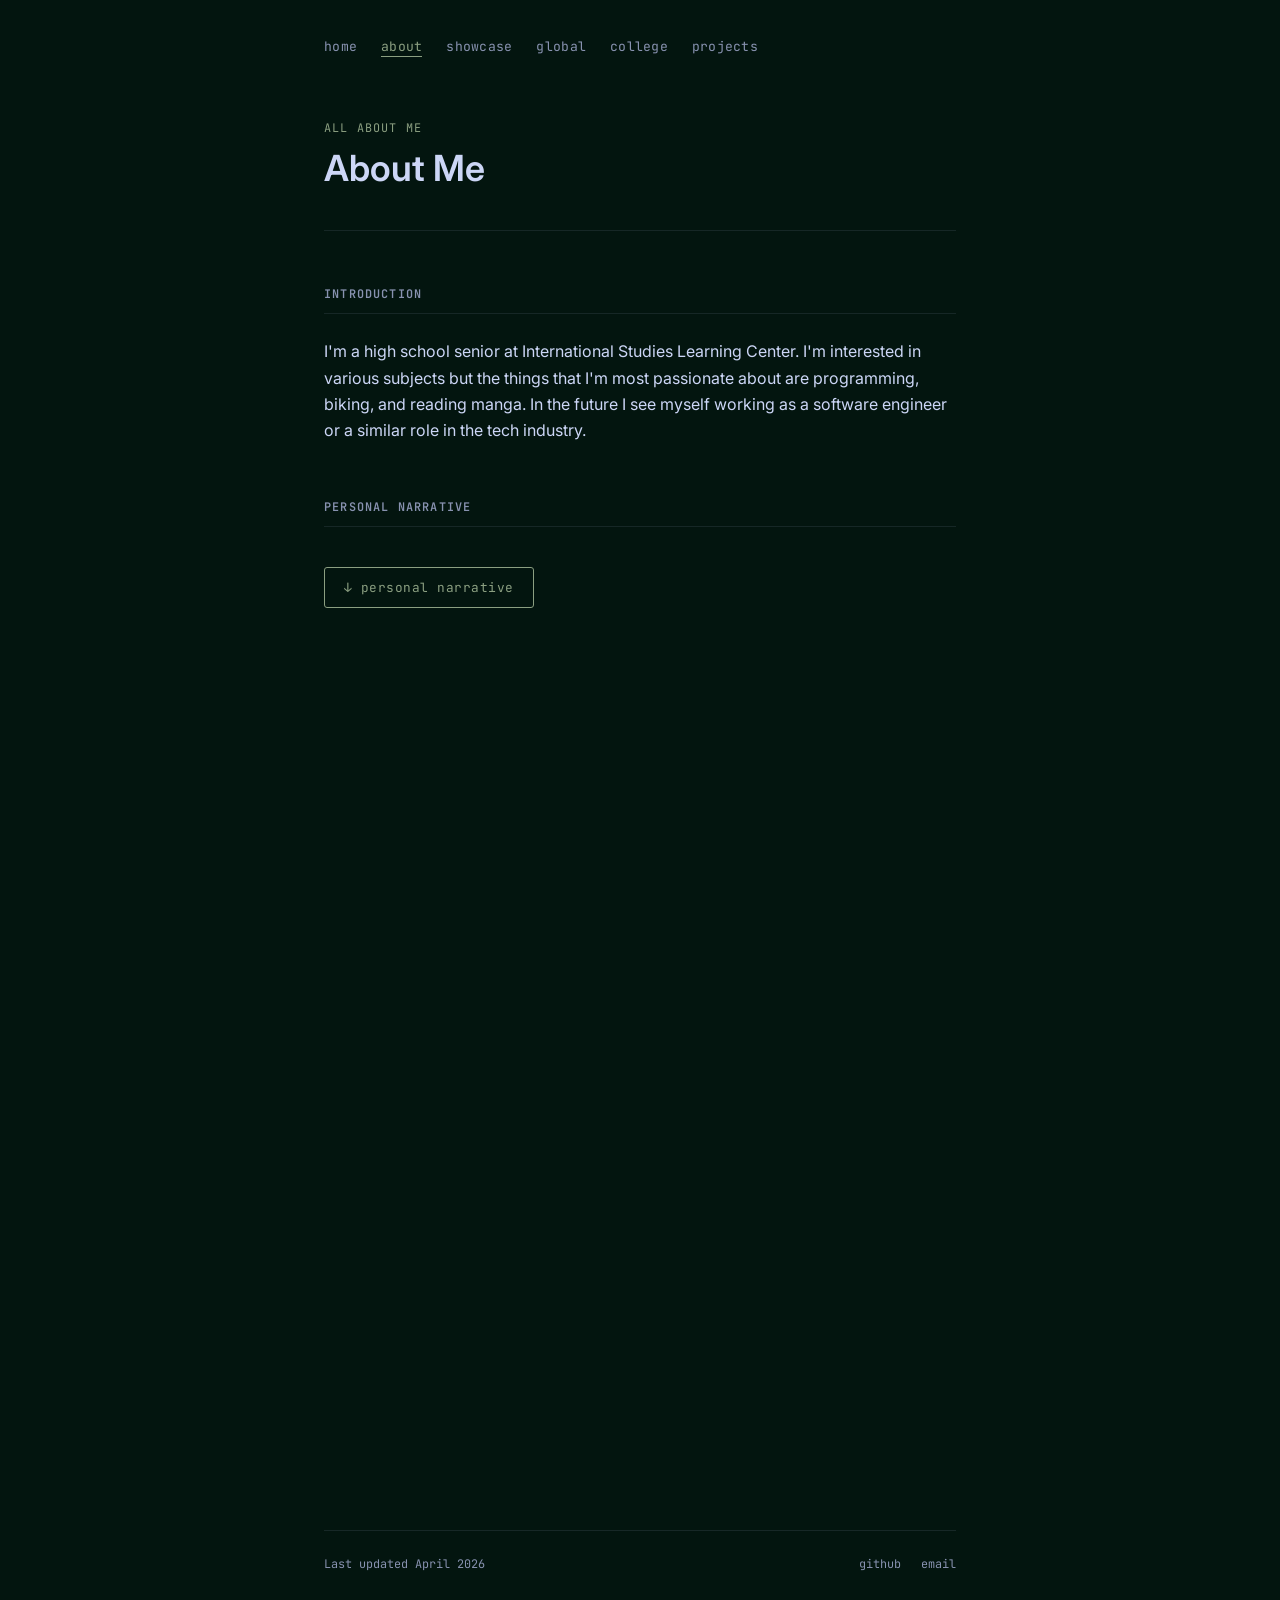
<file: about.html>
<!DOCTYPE html>
<html lang="en">
<head>
  <meta charset="UTF-8">
  <meta name="viewport" content="width=device-width, initial-scale=1.0">
  <title>About — Digital Portfolio</title>

  <link rel="preconnect" href="https://fonts.googleapis.com">
  <link rel="preconnect" href="https://fonts.gstatic.com" crossorigin>
  <link href="https://fonts.googleapis.com/css2?family=Inter:wght@400;500;600;700&family=JetBrains+Mono:wght@400;500&display=swap" rel="stylesheet">

  <link rel="stylesheet" href="styles.css">
</head>
<body>

  <header>
    <div class="container">
      <nav class="site-nav" aria-label="Main navigation">
        <ul>
          <li><a href="index.html">home</a></li>
          <li><a href="about.html" class="active">about</a></li>
          <li><a href="showcase.html">showcase</a></li>
          <li><a href="global.html">global</a></li>
          <li><a href="college.html">college</a></li>
          <li><a href="projects.html">projects</a></li>
        </ul>
      </nav>
    </div>
  </header>

  <main>

    <section class="container">
      <div class="page-header">
        <span class="page-label scramble">All About Me</span>
        <h1>About Me</h1>
        <p class="page-subtitle">
        </p>  
      </div>
    </section>

    <section class="container content-section">
      <h2 class="section-title">Introduction</h2>
      <p>
        I'm a high school senior at International Studies Learning Center. I'm interested in various subjects but the things that I'm most passionate about are programming, biking, and reading manga. In the future I see myself working as a software engineer or a similar role in the tech industry.
      </p>
      <p>
      </p>
      <p>
      </p>
    </section>

    <section class="container content-section">
      <h2 class="section-title">Personal Narrative</h2>
      
      <a href="docs/personal-narrative.pdf" class="download-btn" target="_blank" rel="noopener">
        personal narrative
      </a>
    </section>

    <div class="container-wide "style="max-width: 850px; margin-top: 2rem;"">
      <div class="iframe-wrapper">
        <iframe src="https://docs.google.com/document/d/e/2PACX-1vQqktL0LnOr60TrsatmDZRWQuYotElS1PzYn3y5kFrC2LBgEItH1Ksgk1srBx8VZ7GDZUGlZLA6tetm/pub?embedded=true"></iframe>
      </div>
    </div>

    <!--<section class="container content-section">
      <h2 class="section-title">People & Experiences</h2>
      <p>
      </p>
      <p>
      </p>
    </section>-->

  </main>

  <footer>
    <div class="container">
      <div class="site-footer">
        <span class="footer-date">Last updated April 2026</span>
        <div class="footer-links">
          <a href="https://github.com/giancarloperez-cs">github</a>
          <a href="mailto:giancarloperez.cs@gmail.com">email</a>
        </div>
      </div>
    </div>
  </footer>

</body>
</html>
</file>
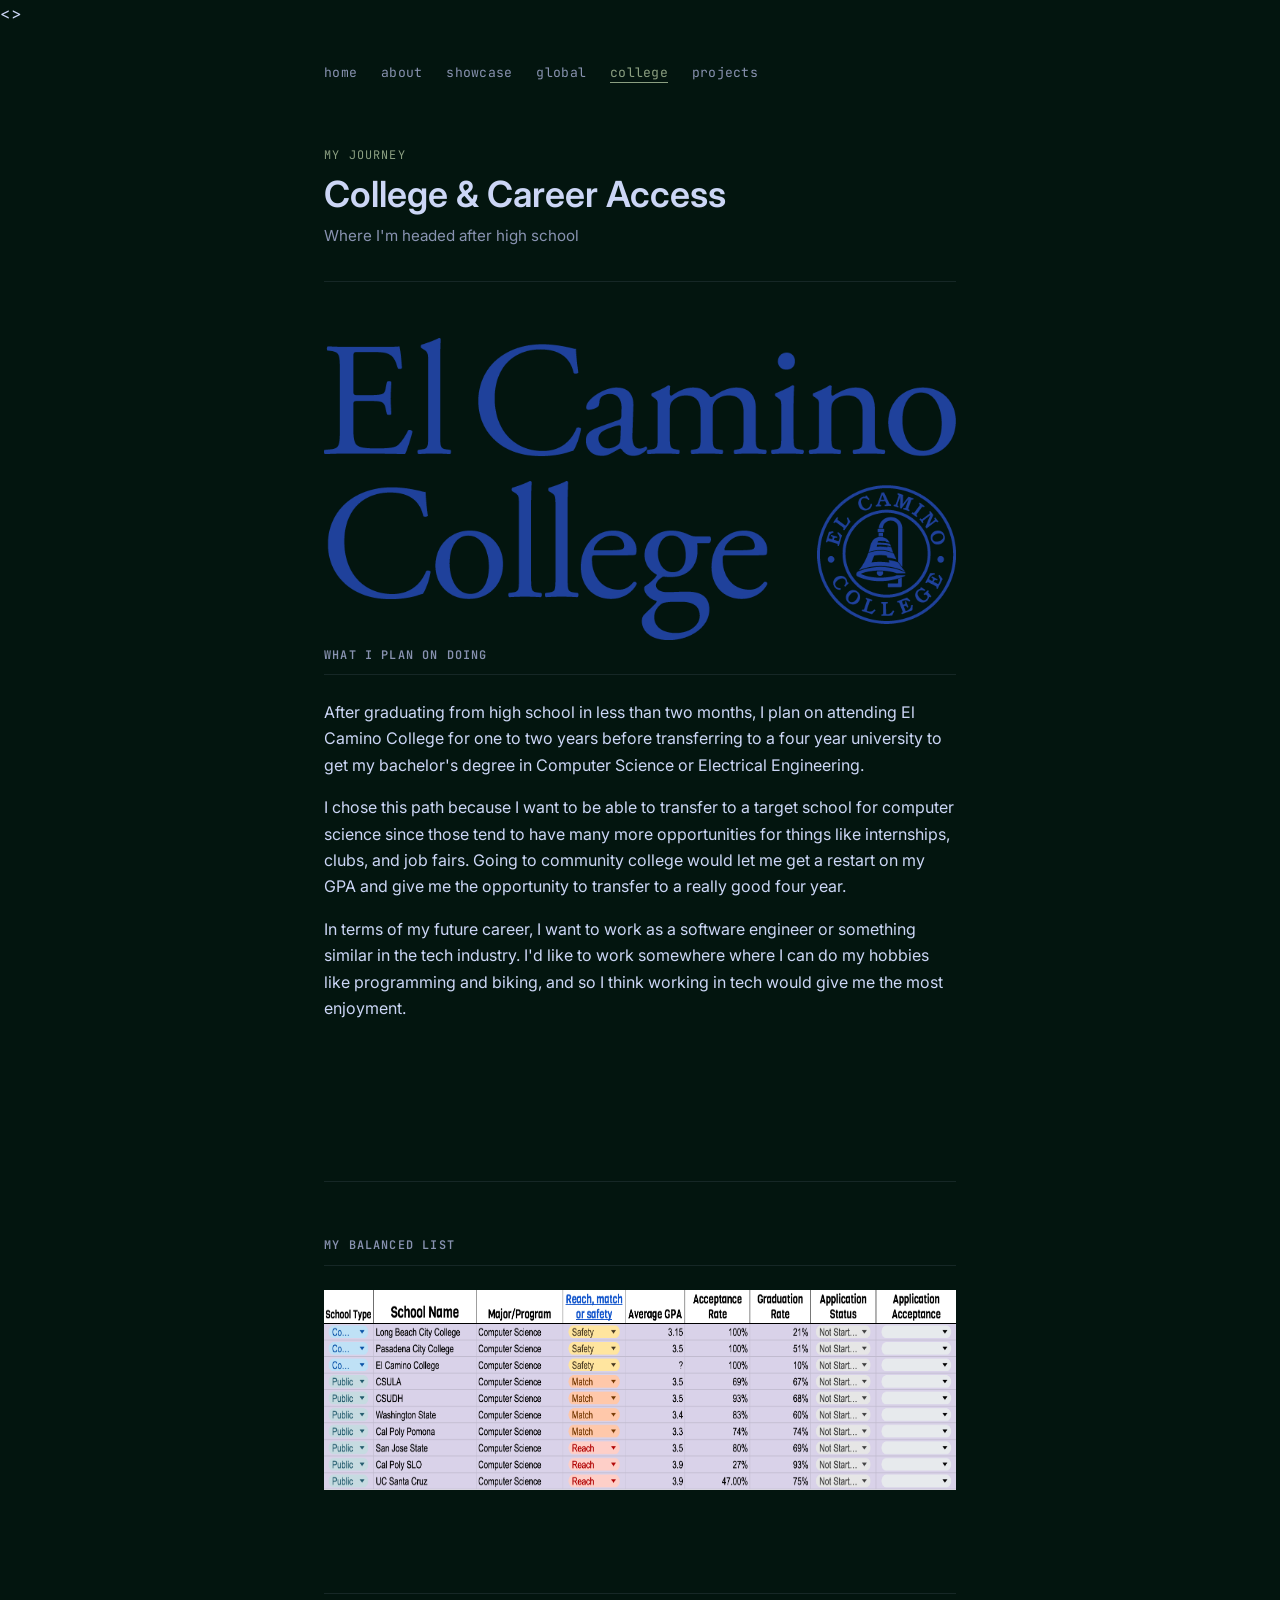
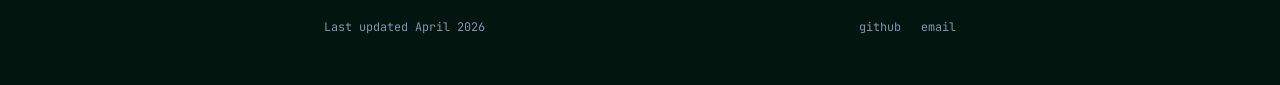
<file: college.html>
<!DOCTYPE html>
<html lang="en">
<head>
  <meta charset="UTF-8">
  <meta name="viewport" content="width=device-width, initial-scale=1.0">
  <title>College & Career — Digital Portfolio</title>

  <link rel="preconnect" href="https://fonts.googleapis.com">
  <link rel="preconnect" href="https://fonts.gstatic.com" crossorigin>
  <link href="https://fonts.googleapis.com/css2?family=Inter:wght@400;500;600;700&family=JetBrains+Mono:wght@400;500&display=swap" rel="stylesheet">

  <link rel="stylesheet" href="styles.css">
</head>
<>

  <header>
    <div class="container">
      <nav class="site-nav" aria-label="Main navigation">
        <ul>
          <li><a href="index.html">home</a></li>
          <li><a href="about.html">about</a></li>
          <li><a href="showcase.html">showcase</a></li>
          <li><a href="global.html">global</a></li>
          <li><a href="college.html" class="active">college</a></li>
          <li><a href="projects.html">projects</a></li>
        </ul>
      </nav>
    </div>
  </header>

  <main>

    <section class="container">
      <div class="page-header">
        <span class="page-label">My Journey</span>
        <h1>College &amp; Career Access</h1>
        <p class="page-subtitle">
          Where I'm headed after high school
        </p>
      </div>
    </section>

    <section class="container content-section">
            <img src="assets/docs/ecc-logo-vertical.png" alt="El Camino College logo" style="width: 100%; height: auto; border-radius: 0px;">
      <h2 class="section-title">What I Plan on Doing</h2>
      <p>
        After graduating from high school in less than two months, I plan on attending El Camino College for one to two years before transferring to a four year university to get my bachelor's degree in Computer Science or Electrical Engineering. 
      </p>
      <p>
        I chose this path because I want to be able to transfer to a target school for computer science since those tend to have many more opportunities for things like internships, clubs, and job fairs. Going to community college would let me get a restart on my GPA and give me the opportunity to transfer to a really good four year. 
      </p>
      <p>
        In terms of my future career, I want to work as a software engineer or something similar in the tech industry. I'd like to work somewhere where I can do my hobbies like programming and biking, and so I think working in tech would give me the most enjoyment. 
      </p>
    </section>

    <!-- 
    <section class="container content-section">
      <h2 class="section-title">Timeline</h2>
      <ul class="college-list">
        <li><span class="college-category">2026</span> Graduate from ISLC, spring</li>
        <li><span class="college-category">2026</span> Start at El Camino College, fall</li>
        <li><span class="college-category">2026</span> Submit UC transfer applications, November</li>
        <li><span class="college-category">2027</span> Transfer to four-year university, fall</li>
        <li><span class="college-category">2029</span> Earn CS B.S.</li>
      </ul>
    </section> -->

   <!-- <section class="container content-section">
      <h2 class="section-title">Balanced College List</h2>
      <p>
        These are the schools I'm targeting for transfer after El Camino. The list is balanced across dream, reach, target, and safety tiers so I have real options no matter how the cycle plays out.
      </p>
      <ul class="college-list">
        <li><span class="college-category">Dream</span> Stanford University</li>
        <li><span class="college-category">Dream</span> Massachusetts Institute of Technology</li>
        <li><span class="college-category">Dream</span> California Institute of Technology</li>
        <li><span class="college-category">Reach</span> UCLA</li>
        <li><span class="college-category">Reach</span> UC Berkeley</li>
        <li><span class="college-category">Reach</span> USC Viterbi</li>
        <li><span class="college-category">Reach</span> Georgia Tech</li>
        <li><span class="college-category">Reach</span> University of Illinois Urbana-Champaign</li>
        <li><span class="college-category">Reach</span> University of Michigan</li>
        <li><span class="college-category">Target</span> UC San Diego</li>
        <li><span class="college-category">Target</span> UC Santa Barbara</li>
        <li><span class="college-category">Target</span> UC Irvine</li>
        <li><span class="college-category">Target</span> UC Davis</li>
        <li><span class="college-category">Safety</span> UC Santa Cruz</li>
        <li><span class="college-category">Safety</span> Cal Poly SLO</li>
        <li><span class="college-category">Safety</span> CSULB</li>
      </ul>
    </section>-->

    <!--  wide image grid 
    <section class="container content-section">
      <h2 class="section-title">What I'm Working Toward</h2>
      <p>
        Images of the schools and the kind of work I want to do
      </p>
    </section>

    <div class="container-wide" style="margin-top: 1.5rem;">
      <div class="photo-grid">
        <img src="assets/photos/ecc-campus.jpg" alt="El Camino College">
        <img src="assets/photos/uci-campus.jpg" alt="UC Irvine campus">
        <img src="assets/photos/cs-future.jpg" alt="What I'm working toward">
      </div>
    </div>
    -->
    
  </main>
   <main>

    <section class="container">
      <div class="page-header">
      </div>
    </section>

    <section class="container content-section">
      <h2 class="section-title">My Balanced List</h2>
      <img src="assets/photos/balanced-list.png" alt="my college balanced list" style="width: 100%; height: 200px; border-radius: 0px;">

      <p>
      </p>
      <p>
      </p>
      <p>
      </p>
    </section>
  </main>

  <footer>
    <div class="container">
      <div class="site-footer">
        <span class="footer-date">Last updated April 2026</span>
        <div class="footer-links">
          <a href="https://github.com/giancarloperez-cs">github</a>
          <a href="mailto:giancarloperez.cs@gmail.com">email</a>
        </div>
      </div>
    </div>
  </footer>

</body>
</html>
</file>
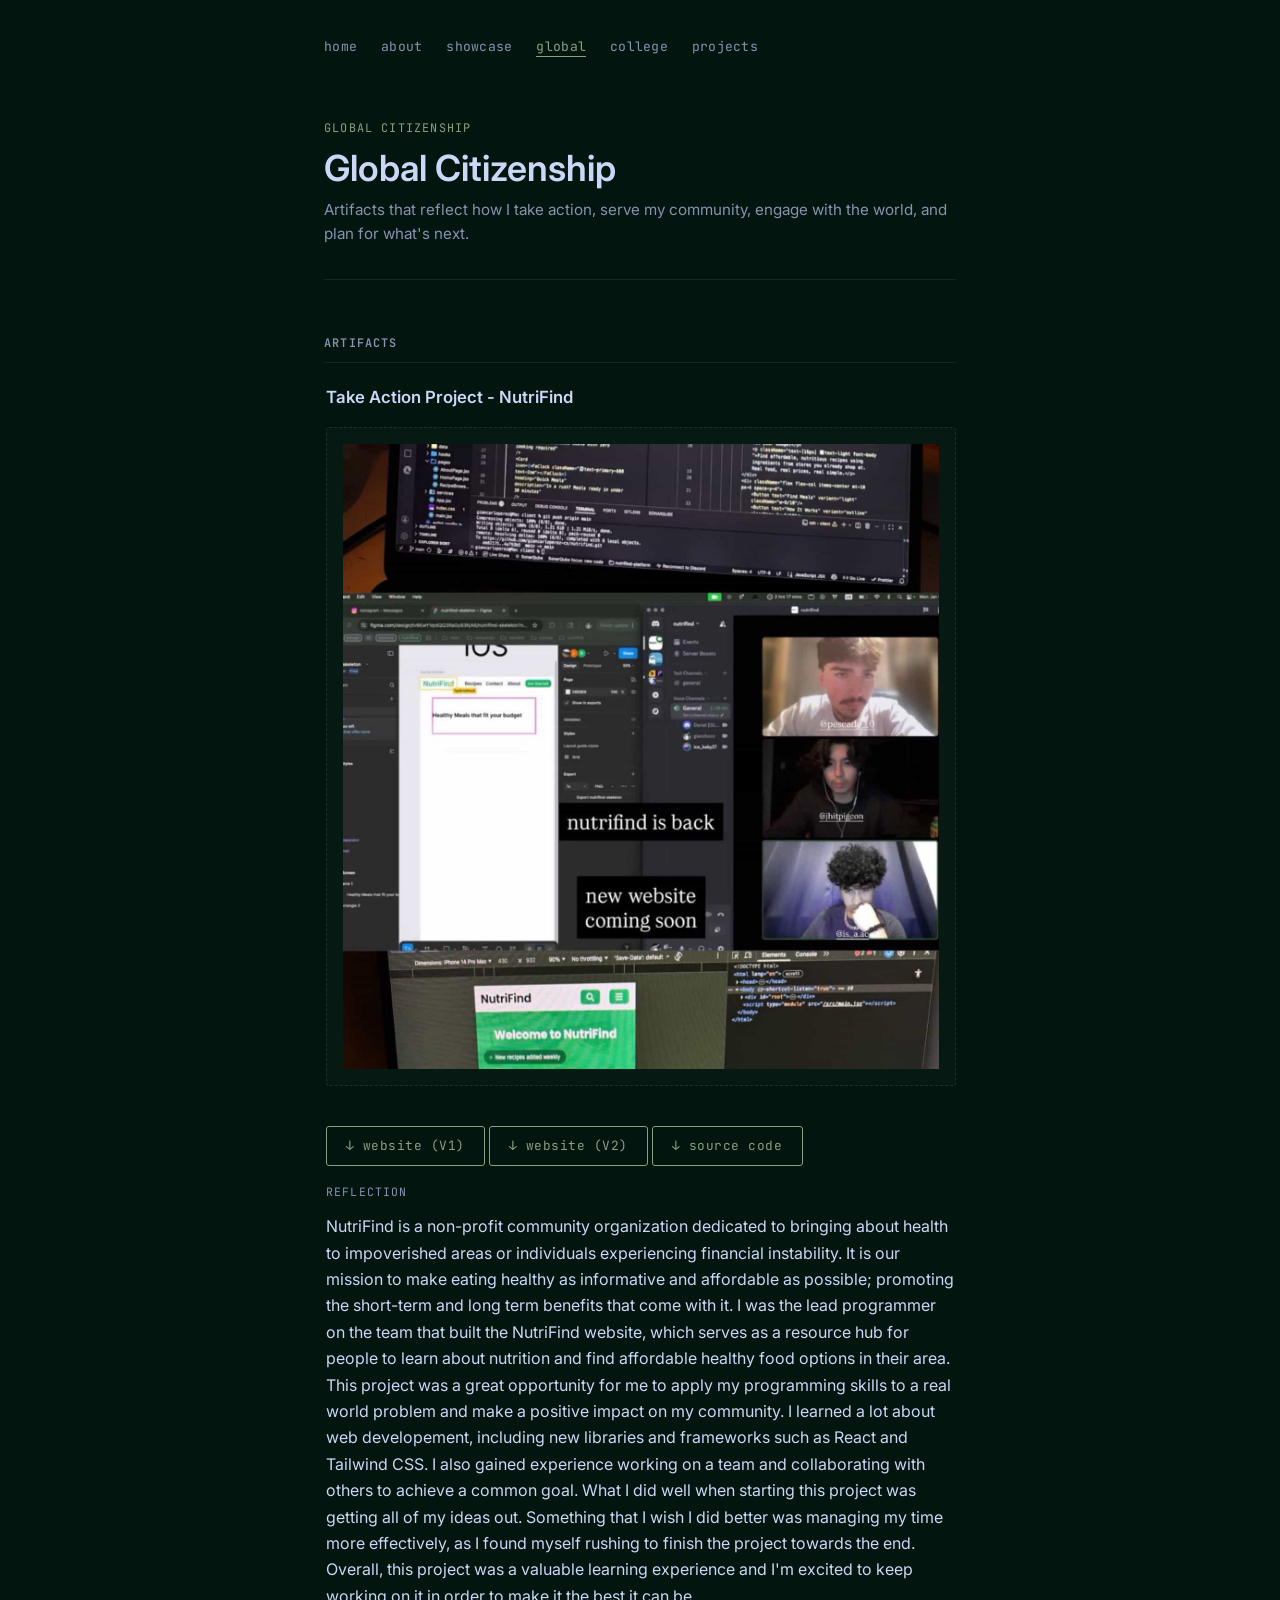
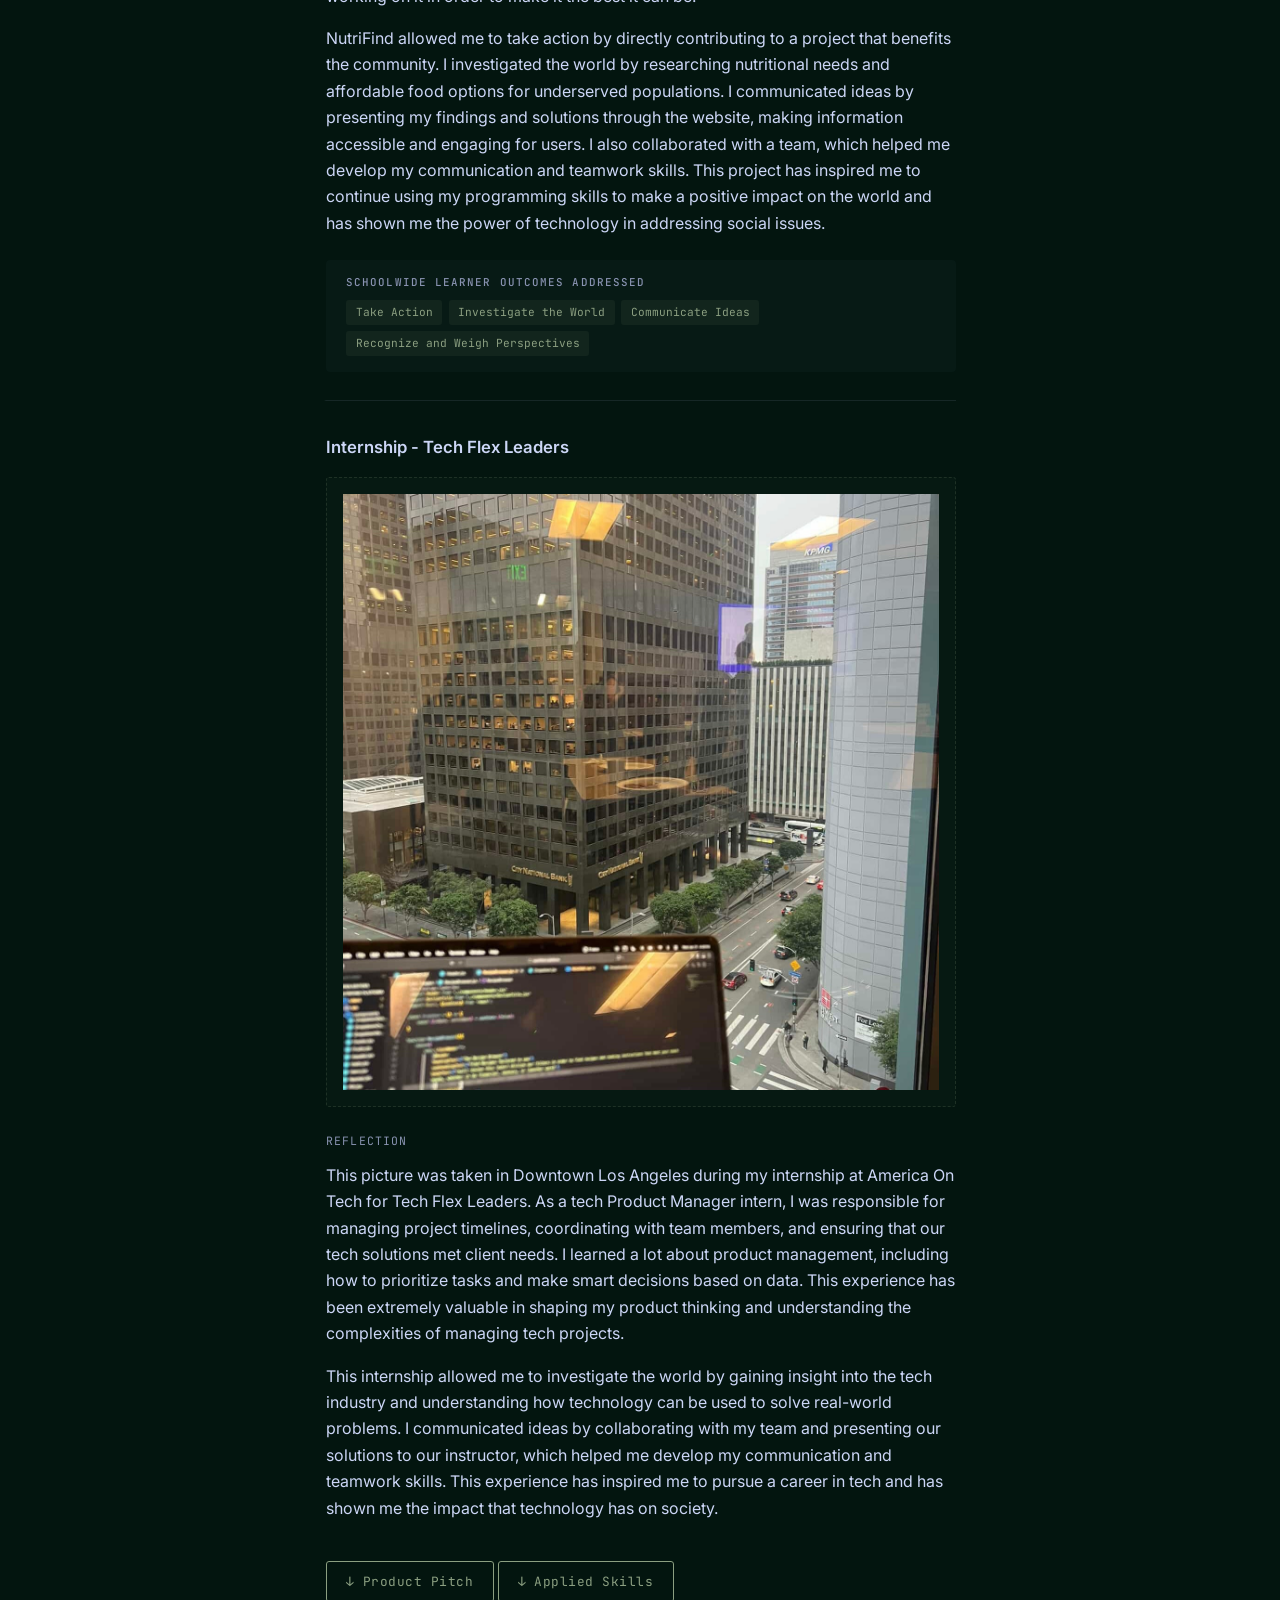
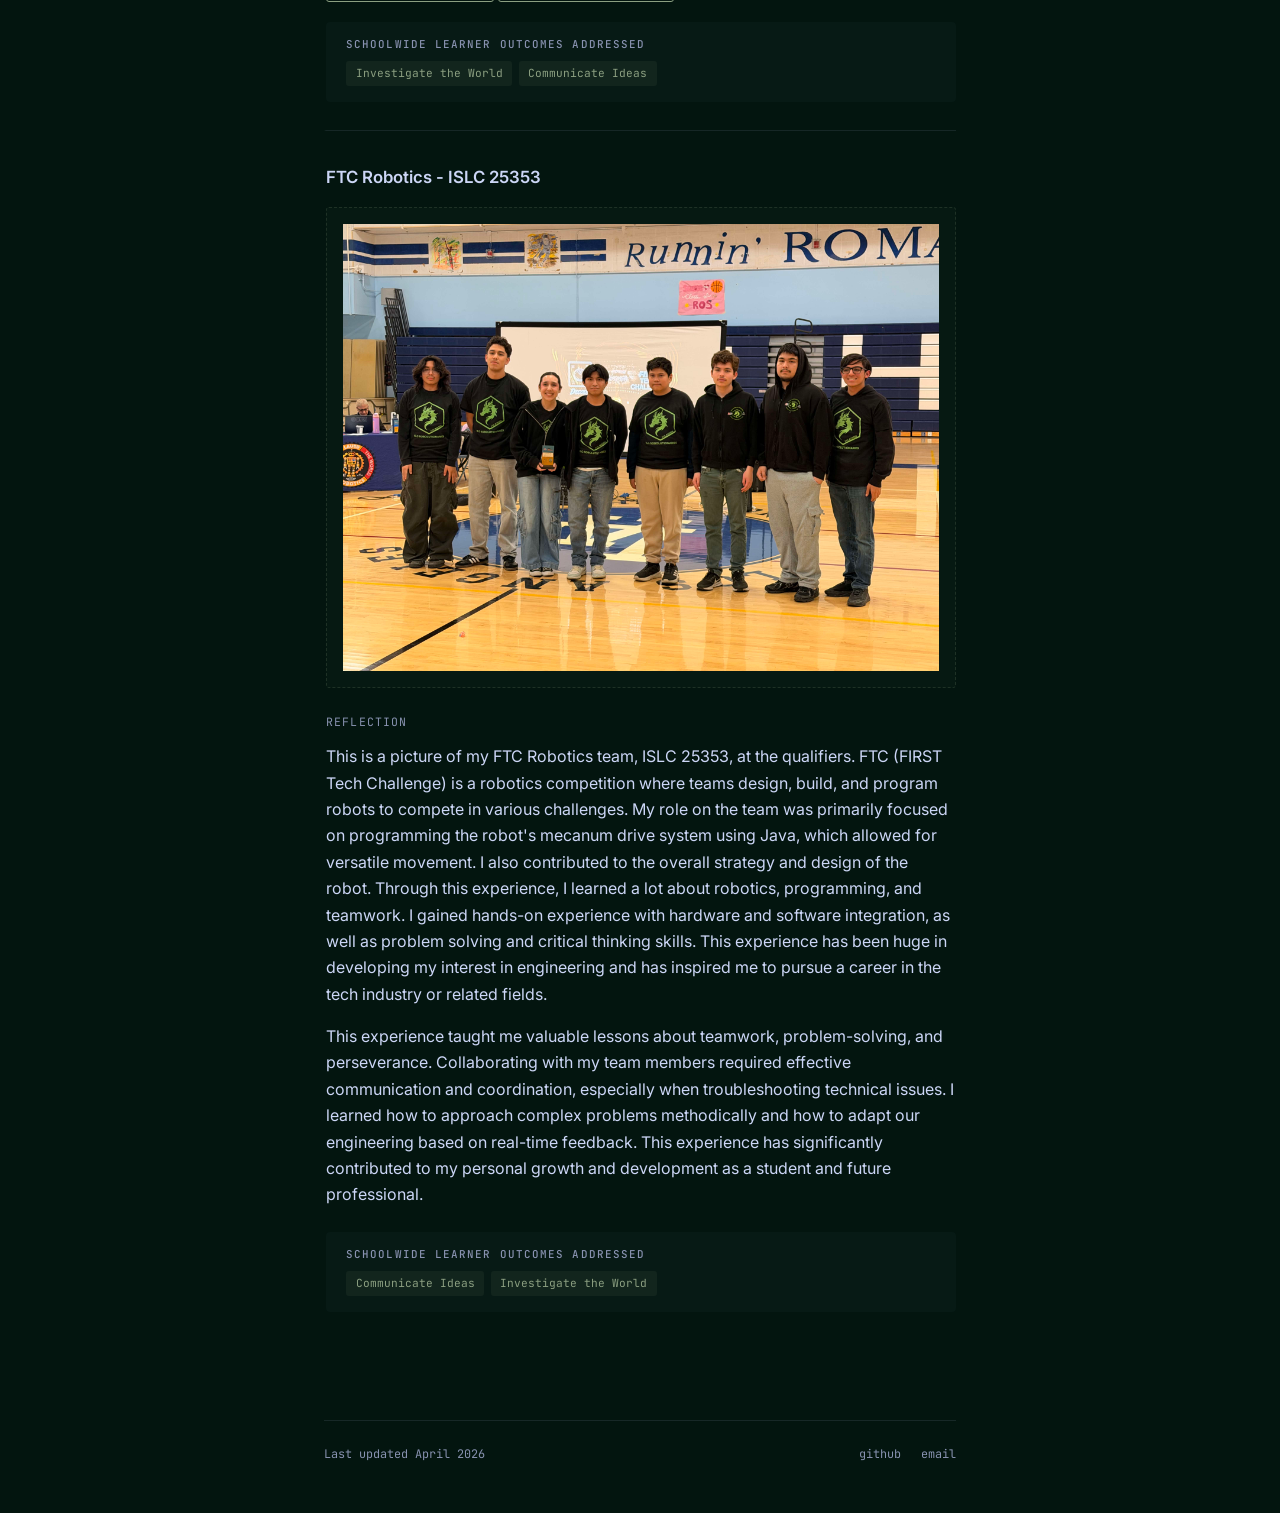
<file: global.html>
<!DOCTYPE html>
<html lang="en">
<head>
  <meta charset="UTF-8">
  <meta name="viewport" content="width=device-width, initial-scale=1.0">
  <title>Global Citizenship — Digital Portfolio</title>

  <link rel="preconnect" href="https://fonts.googleapis.com">
  <link rel="preconnect" href="https://fonts.gstatic.com" crossorigin>
  <link href="https://fonts.googleapis.com/css2?family=Inter:wght@400;500;600;700&family=JetBrains+Mono:wght@400;500&display=swap" rel="stylesheet">

  <link rel="stylesheet" href="styles.css">
</head>
<body>

  <header>
    <div class="container">
      <nav class="site-nav" aria-label="Main navigation">
        <ul>
          <li><a href="index.html">home</a></li>
          <li><a href="about.html">about</a></li>
          <li><a href="showcase.html">showcase</a></li>
          <li><a href="global.html" class="active">global</a></li>
            <li><a href="college.html">college</a></li>
          <li><a href="projects.html">projects</a></li>
        </ul>
      </nav>
    </div>
  </header>

  <main>

    <section class="container">
      <div class="page-header">
        <span class="page-label">Global Citizenship</span>
        <h1>Global Citizenship</h1>
        <p class="page-subtitle">
          Artifacts that reflect how I take action, serve my community, engage with the world, and plan for what's next.
        </p>
      </div>
    </section>

    <section class="container content-section">
      <h2 class="section-title">Artifacts</h2>

      <div class="artifact-list">

        <article class="artifact">
          <h3 class="artifact-title">Take Action Project - NutriFind</h3>

          <div class="artifact-placeholder">
            <img src="assets/docs/nutrifind-global.JPG" alt="Screenshot of NutriFind project" style="width: 100%; height: auto; border-radius: 0px;">
          </div>
          <a href="https://nutrifinder.netlify.app/" class="download-btn" target="_blank" rel="noopener">
        website (V1)
      </a>
      <a href="https://nutrifind-platform.netlify.app/" class="download-btn" target="_blank" rel="noopener">
        website (V2)
      </a>
       <a href="https://github.com/giancarloperez-cs/nutrifind-web-app" class="download-btn" target="_blank" rel="noopener">
        source code
      </a>
      <p></p>
          <div class="artifact-reflection">
            <span class="reflection-label">Reflection</span>
            <p>
              NutriFind is a non-profit community organization dedicated to bringing about health to impoverished areas or individuals experiencing financial instability. It is our mission to make eating healthy as informative and affordable as possible; promoting the short-term and long term benefits that come with it. I was the lead programmer on the team that built the NutriFind website, which serves as a resource hub for people to learn about nutrition and find affordable healthy food options in their area. This project was a great opportunity for me to apply my programming skills to a real world problem and make a positive impact on my community. I learned a lot about web developement, including new libraries and frameworks such as React and Tailwind CSS. I also gained experience working on a team and collaborating with others to achieve a common goal. What I did well when starting this project was getting all of my ideas out. Something that I wish I did better was managing my time more effectively, as I found myself rushing to finish the project towards the end. Overall, this project was a valuable learning experience and I'm excited to keep working on it in order to make it the best it can be.
            </p>
            <p>
              NutriFind allowed me to take action by directly contributing to a project that benefits the community. I investigated the world by researching nutritional needs and affordable food options for underserved populations. I communicated ideas by presenting my findings and solutions through the website, making information accessible and engaging for users. I also collaborated with a team, which helped me develop my communication and teamwork skills. This project has inspired me to continue using my programming skills to make a positive impact on the world and has shown me the power of technology in addressing social issues.
            </p>
          </div>

          <div class="slo-list">
            <h5>Schoolwide Learner Outcomes addressed</h5>
            <ul>
              <li>Take Action</li>
              <li>Investigate the World</li>
              <li>Communicate Ideas</li>
              <li>Recognize and Weigh Perspectives</li>
            </ul>
          </div>
        </article>

        <article class="artifact">
          <h3 class="artifact-title">Internship - Tech Flex Leaders</h3>

          <div class="artifact-placeholder">
            <img src="assets/docs/tfl-global.jpg" alt="Screenshot of Tech Flex Leaders internship" style="width: 100%; height: auto; border-radius: 0px;">
          </div>

          <div class="artifact-reflection">
            <span class="reflection-label">Reflection</span>
            <p>
              This picture was taken in Downtown Los Angeles during my internship at America On Tech for Tech Flex Leaders. As a tech Product Manager intern, I was responsible for managing project timelines, coordinating with team members, and ensuring that our tech solutions met client needs. I learned a lot about product management, including how to prioritize tasks and make smart decisions based on data. This experience has been extremely valuable in shaping my product thinking and understanding the complexities of managing tech projects.
            </p>
            <p>
              This internship allowed me to investigate the world by gaining insight into the tech industry and understanding how technology can be used to solve real-world problems. I communicated ideas by collaborating with my team and presenting our solutions to our instructor, which helped me develop my communication and teamwork skills. This experience has inspired me to pursue a career in tech and has shown me the impact that technology has on society.
            </p>
          </div>
          <a href="https://giancarloperez-cs.github.io/swipe-or-cook/" class="download-btn" target="_blank" rel="noopener">
        Product Pitch
      </a>
      <a href="https://laprimecaffetwo.com/" class="download-btn" target="_blank" rel="noopener">
        Applied Skills
      </a>
          <div class="slo-list">
            <h5>Schoolwide Learner Outcomes addressed</h5>
            <ul>
              <li>Investigate the World</li>
              <li>Communicate Ideas</li>
            </ul>
          </div>
          
        </article>

        <article class="artifact">
          <h3 class="artifact-title">FTC Robotics - ISLC 25353 </h3>

          <div class="artifact-placeholder">
            <img src="assets/docs/robotics-25353-qualifiers.JPG" alt="Screenshot of FTC Robotics - ISLC 25353 qualifiers" style="width: 100%; height: auto; border-radius: 0px;">
            
          </div>

          <div class="artifact-reflection">
            <span class="reflection-label">Reflection</span>
            <p>
              This is a picture of my FTC Robotics team, ISLC 25353, at the qualifiers. FTC (FIRST Tech Challenge) is a robotics competition where teams design, build, and program robots to compete in various challenges. My role on the team was primarily focused on programming the robot's mecanum drive system using Java, which allowed for versatile movement. I also contributed to the overall strategy and design of the robot. Through this experience, I learned a lot about robotics, programming, and teamwork. I gained hands-on experience with hardware and software integration, as well as problem solving and critical thinking skills. This experience has been huge in developing my interest in engineering and has inspired me to pursue a career in the tech industry or related fields.
            </p>
            <p>
              This experience taught me valuable lessons about teamwork, problem-solving, and perseverance. Collaborating with my team members required effective communication and coordination, especially when troubleshooting technical issues. I learned how to approach complex problems methodically and how to adapt our engineering based on real-time feedback. This experience has significantly contributed to my personal growth and development as a student and future professional.
            </p>
          </div>

          <div class="slo-list">
            <h5>Schoolwide Learner Outcomes addressed</h5>
            <ul>
              <li>Communicate Ideas</li>
              <li>Investigate the World</li>
            </ul>
          </div>
        </article>

    </section>


  </main>

  <footer>
    <div class="container">
      <div class="site-footer">
        <span class="footer-date">Last updated April 2026</span>
        <div class="footer-links">
          <a href="https://github.com/giancarloperez-cs">github</a>
          <a href="mailto:giancarloperez.cs@gmail.com">email</a>
        </div>
      </div>
    </div>
  </footer>

</body>
</html>
</file>
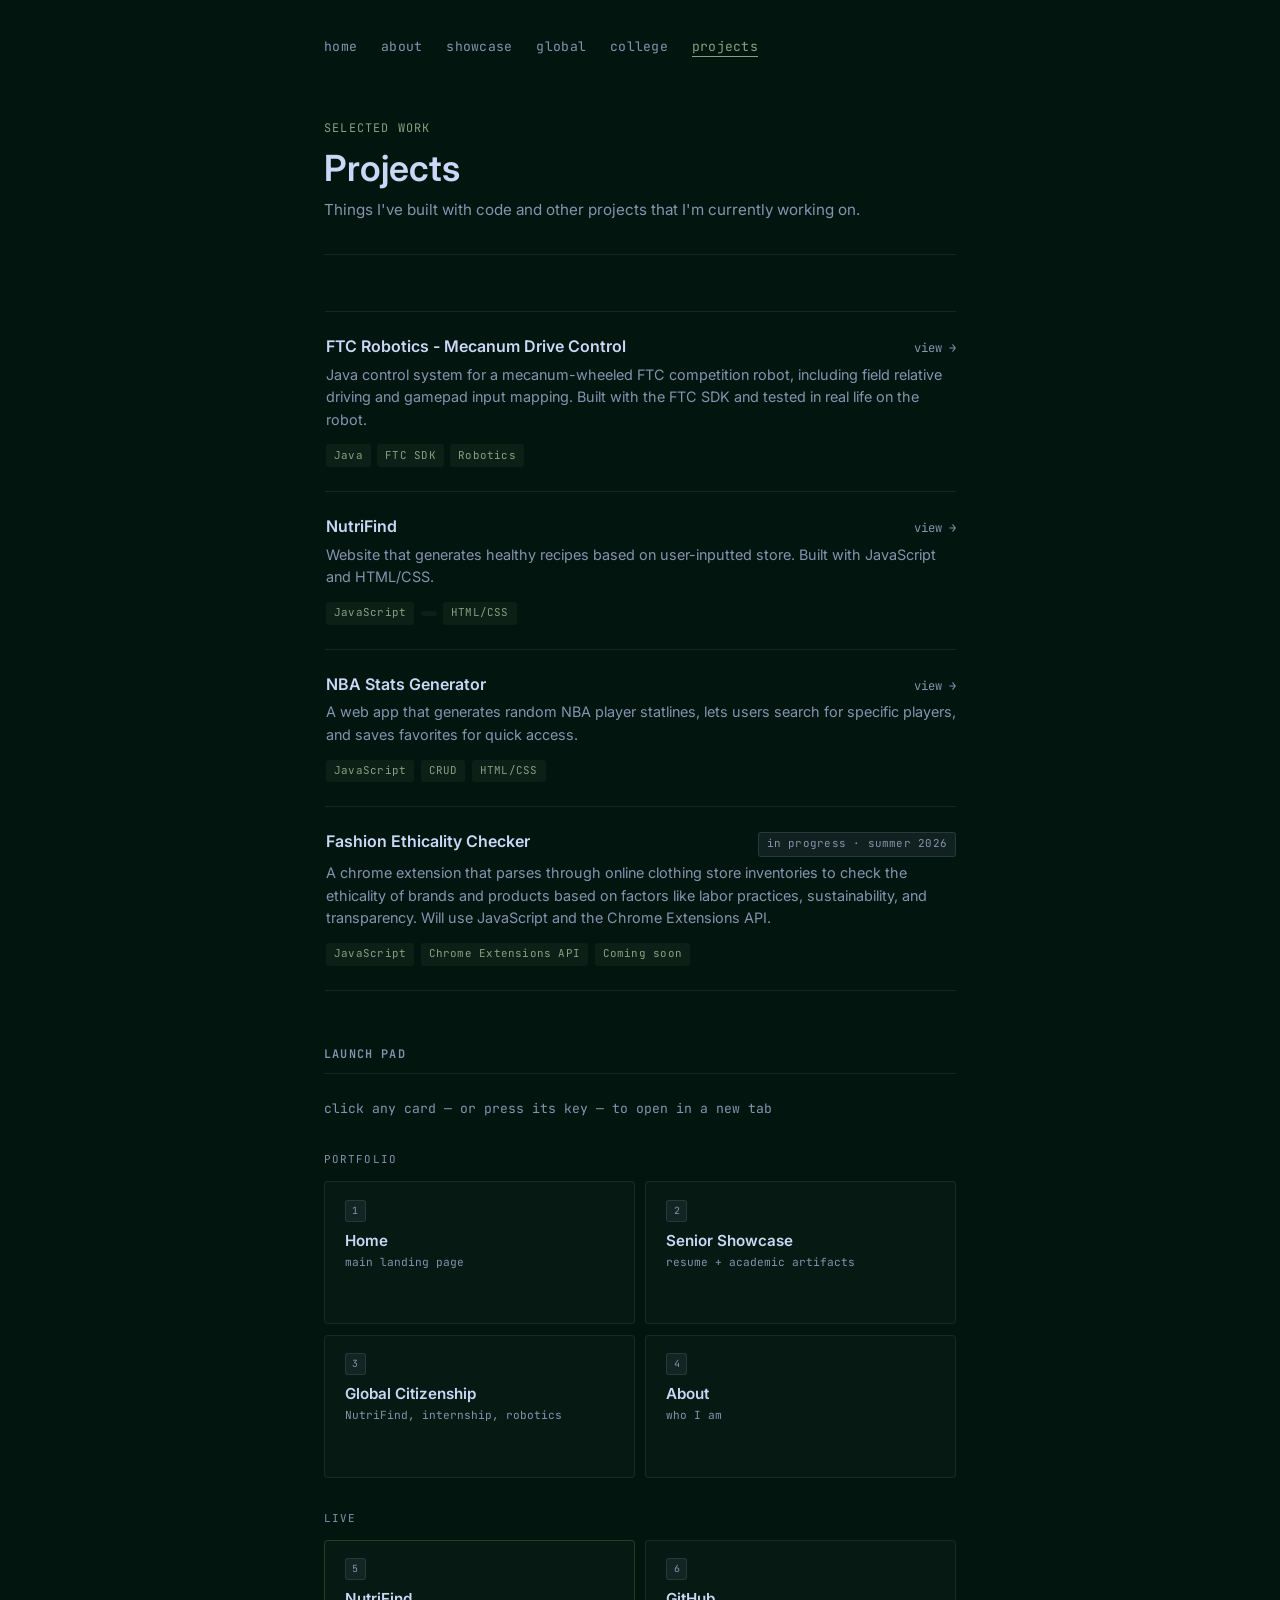
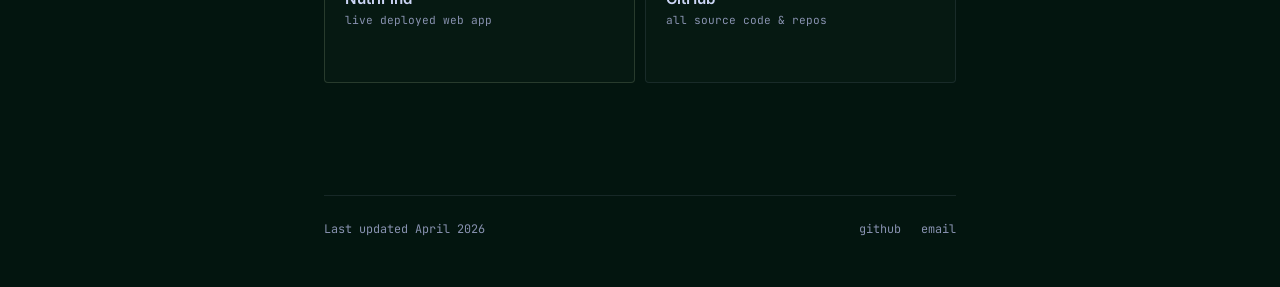
<file: projects.html>
<!DOCTYPE html>
<html lang="en">
<head>
  <meta charset="UTF-8">
  <meta name="viewport" content="width=device-width, initial-scale=1.0">
  <title>Projects — Digital Portfolio</title>

  <link rel="preconnect" href="https://fonts.googleapis.com">
  <link rel="preconnect" href="https://fonts.gstatic.com" crossorigin>
  <link href="https://fonts.googleapis.com/css2?family=Inter:wght@400;500;600;700&family=JetBrains+Mono:wght@400;500&display=swap" rel="stylesheet">

  <link rel="stylesheet" href="styles.css">
</head>
<body>

  <header>
    <div class="container">
      <nav class="site-nav" aria-label="Main navigation">
        <ul>
          <li><a href="index.html">home</a></li>
          <li><a href="about.html">about</a></li>
          <li><a href="showcase.html">showcase</a></li>
          <li><a href="global.html">global</a></li>
            <li><a href="college.html">college</a></li>
          <li><a href="projects.html" class="active">projects</a></li>
        </ul>
      </nav>
    </div>
  </header>

  <main>

    <section class="container">
      <div class="page-header">
        <span class="page-label">Selected Work</span>
        <h1>Projects</h1>
        <p class="page-subtitle">
          Things I've built with code and other projects that I'm currently working on.
        </p>
      </div>
    </section>

    <section class="container content-section">
      <div class="project-list">

        <article class="project-card">
          <div class="project-header">
            <h3 class="project-name">FTC Robotics - Mecanum Drive Control</h3>
            <a href="https://github.com/giancarloperez-cs/ftc-robotics-25353" class="project-link" target="_blank" rel="noopener">view →</a>
          </div>
          <p class="project-description">
            Java control system for a mecanum-wheeled FTC competition robot, including field relative driving and gamepad input mapping. Built with the FTC SDK and tested in real life on the robot.
          </p>
          <div class="project-tags">
            <span class="tag">Java</span>
            <span class="tag">FTC SDK</span>
            <span class="tag">Robotics</span>
          </div>
        </article>

        <article class="project-card">
          <div class="project-header">
            <h3 class="project-name">NutriFind</h3>
            <a href="https://github.com/giancarloperez-cs/nutrifind-web-app" class="project-link" target="_blank" rel="noopener">view →</a>
          </div>
          <p class="project-description">
            Website that generates healthy recipes based on user-inputted store. Built with JavaScript and HTML/CSS.
          </p>
          <div class="project-tags">
            <span class="tag">JavaScript</span>
            <span class="tag"></span>
            <span class="tag">HTML/CSS</span>
          </div>
        </article>

        <article class="project-card">
          <div class="project-header">
            <h3 class="project-name">NBA Stats Generator</h3>
            <a href="https://github.com/giancarloperez-cs/nba-statistics-generator" class="project-link" target="_blank" rel="noopener">view →</a>
          </div>
          <p class="project-description">
            A web app that generates random NBA player statlines, lets users search for specific players, and saves favorites for quick access.
          </p>
          <div class="project-tags">
            <span class="tag">JavaScript</span>
            <span class="tag">CRUD</span>
            <span class="tag">HTML/CSS</span>
          </div>
        </article>

       <!-- <article class="project-card">
          <div class="project-header">
            <h3 class="project-name">NutriFind — Healthy Recipe App</h3>
            <a href="https://github.com/giancarloperez-cs" class="project-link" target="_blank" rel="noopener">view →</a>
          </div>
          <p class="project-description">
            [ONE-LINE DESCRIPTION — e.g., "A group-built mobile app for healthy habit tracking with custom goals, grocery lists, and recipe generation. I contributed Figma task flow prompts and feature design."]
          </p>
          <div class="project-tags">
            <span class="tag">Figma</span>
            <span class="tag">UX Design</span>
            <span class="tag">Mobile</span>
          </div>
        </article>-->

        <article class="project-card">
          <div class="project-header">
            <h3 class="project-name">Fashion Ethicality Checker</h3>
            <span class="status-badge">in progress · summer 2026</span>
          </div>
          <p class="project-description">
            A chrome extension that parses through online clothing store inventories to check the ethicality of brands and products based on factors like labor practices, sustainability, and transparency. Will use JavaScript and the Chrome Extensions API.
          </p>
          <div class="project-tags">
            <span class="tag">JavaScript</span>
            <span class="tag">Chrome Extensions API</span>
            <span class="tag">Coming soon</span>
          </div>
        </article>

      </div>
    </section>

    <!-- PRESENTATION LAUNCHER -->
    <section class="container content-section">
      <h2 class="section-title">Launch Pad</h2>
      <p style="color: var(--text-muted); font-size: 0.82rem; margin-bottom: 2rem; font-family: 'JetBrains Mono', monospace;">click any card — or press its key — to open in a new tab</p>

      <div class="launcher-group">
        <span class="launcher-group-label">Portfolio</span>
        <div class="launcher-grid">
          <a href="index.html" target="_blank" class="launcher-card">
            <span class="launcher-key">1</span>
            <span class="launcher-title">Home</span>
            <span class="launcher-desc">main landing page</span>
            <span class="launcher-arrow">↗</span>
          </a>
          <a href="showcase.html" target="_blank" class="launcher-card">
            <span class="launcher-key">2</span>
            <span class="launcher-title">Senior Showcase</span>
            <span class="launcher-desc">resume + academic artifacts</span>
            <span class="launcher-arrow">↗</span>
          </a>
          <a href="global.html" target="_blank" class="launcher-card">
            <span class="launcher-key">3</span>
            <span class="launcher-title">Global Citizenship</span>
            <span class="launcher-desc">NutriFind, internship, robotics</span>
            <span class="launcher-arrow">↗</span>
          </a>
          <a href="about.html" target="_blank" class="launcher-card">
            <span class="launcher-key">4</span>
            <span class="launcher-title">About</span>
            <span class="launcher-desc">who I am</span>
            <span class="launcher-arrow">↗</span>
          </a>
        </div>
      </div>

      <div class="launcher-group">
        <span class="launcher-group-label">Live</span>
        <div class="launcher-grid">
          <a href="https://nutrifind-platform.netlify.app/" target="_blank" rel="noopener" class="launcher-card launcher-card--live">
            <span class="launcher-key">5</span>
            <span class="launcher-title">NutriFind</span>
            <span class="launcher-desc">live deployed web app</span>
            <span class="launcher-arrow">↗</span>
          </a>
          <a href="https://github.com/giancarloperez-cs" target="_blank" rel="noopener" class="launcher-card">
            <span class="launcher-key">6</span>
            <span class="launcher-title">GitHub</span>
            <span class="launcher-desc">all source code & repos</span>
            <span class="launcher-arrow">↗</span>
          </a>
        </div>
      </div>
    </section>

  </main>

  <footer>
    <div class="container">
      <div class="site-footer">
        <span class="footer-date">Last updated April 2026</span>
        <div class="footer-links">
          <a href="https://github.com/giancarloperez-cs">github</a>
          <a href="mailto:giancarloperez.cs@gmail.com">email</a>
        </div>
      </div>
    </div>
  </footer>

<script>
const launchTargets = {
  '1': 'index.html',
  '2': 'showcase.html',
  '3': 'global.html',
  '4': 'about.html',
  '5': 'https://nutrifinder.netlify.app/',
  '6': 'https://github.com/giancarloperez-cs'
};
document.addEventListener('keydown', (e) => {
  if (e.target.tagName === 'INPUT' || e.target.tagName === 'TEXTAREA') return;
  if (launchTargets[e.key]) window.open(launchTargets[e.key], '_blank');
});
</script>
</body>
</html>
</file>
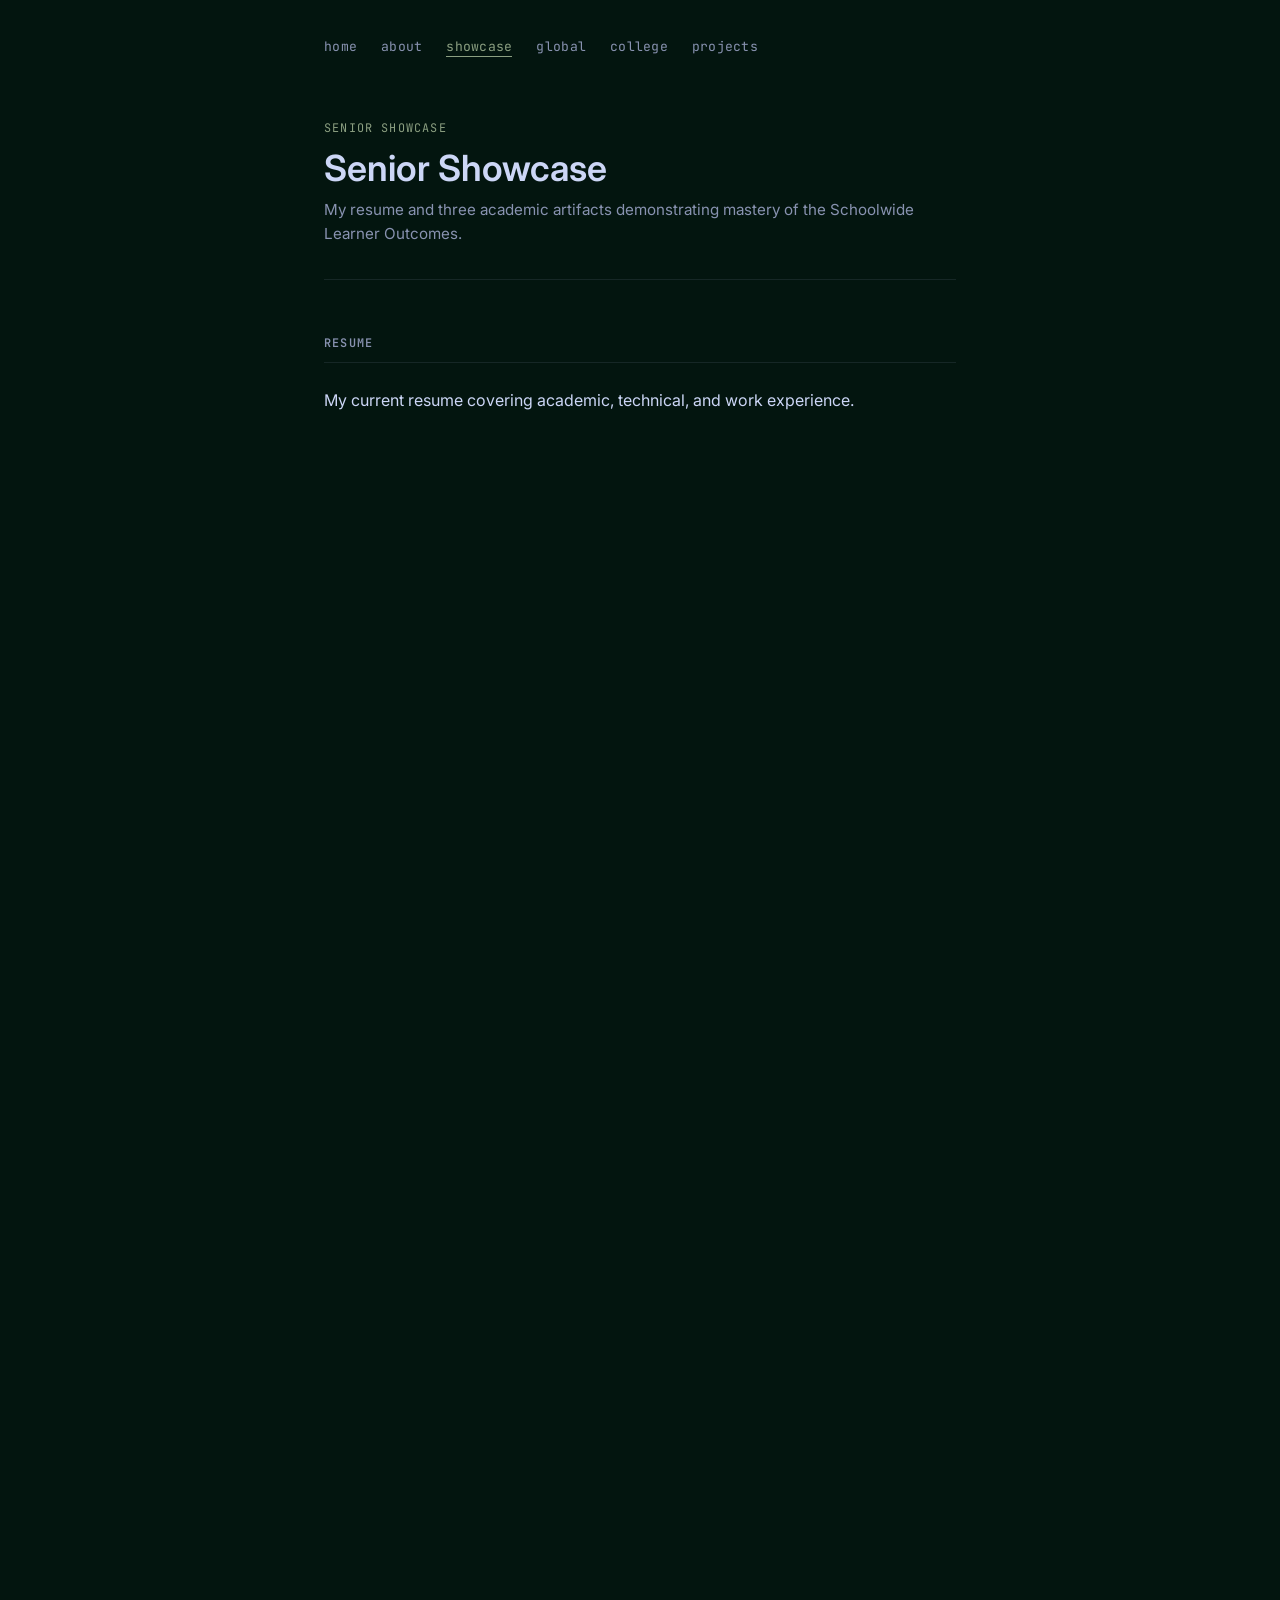
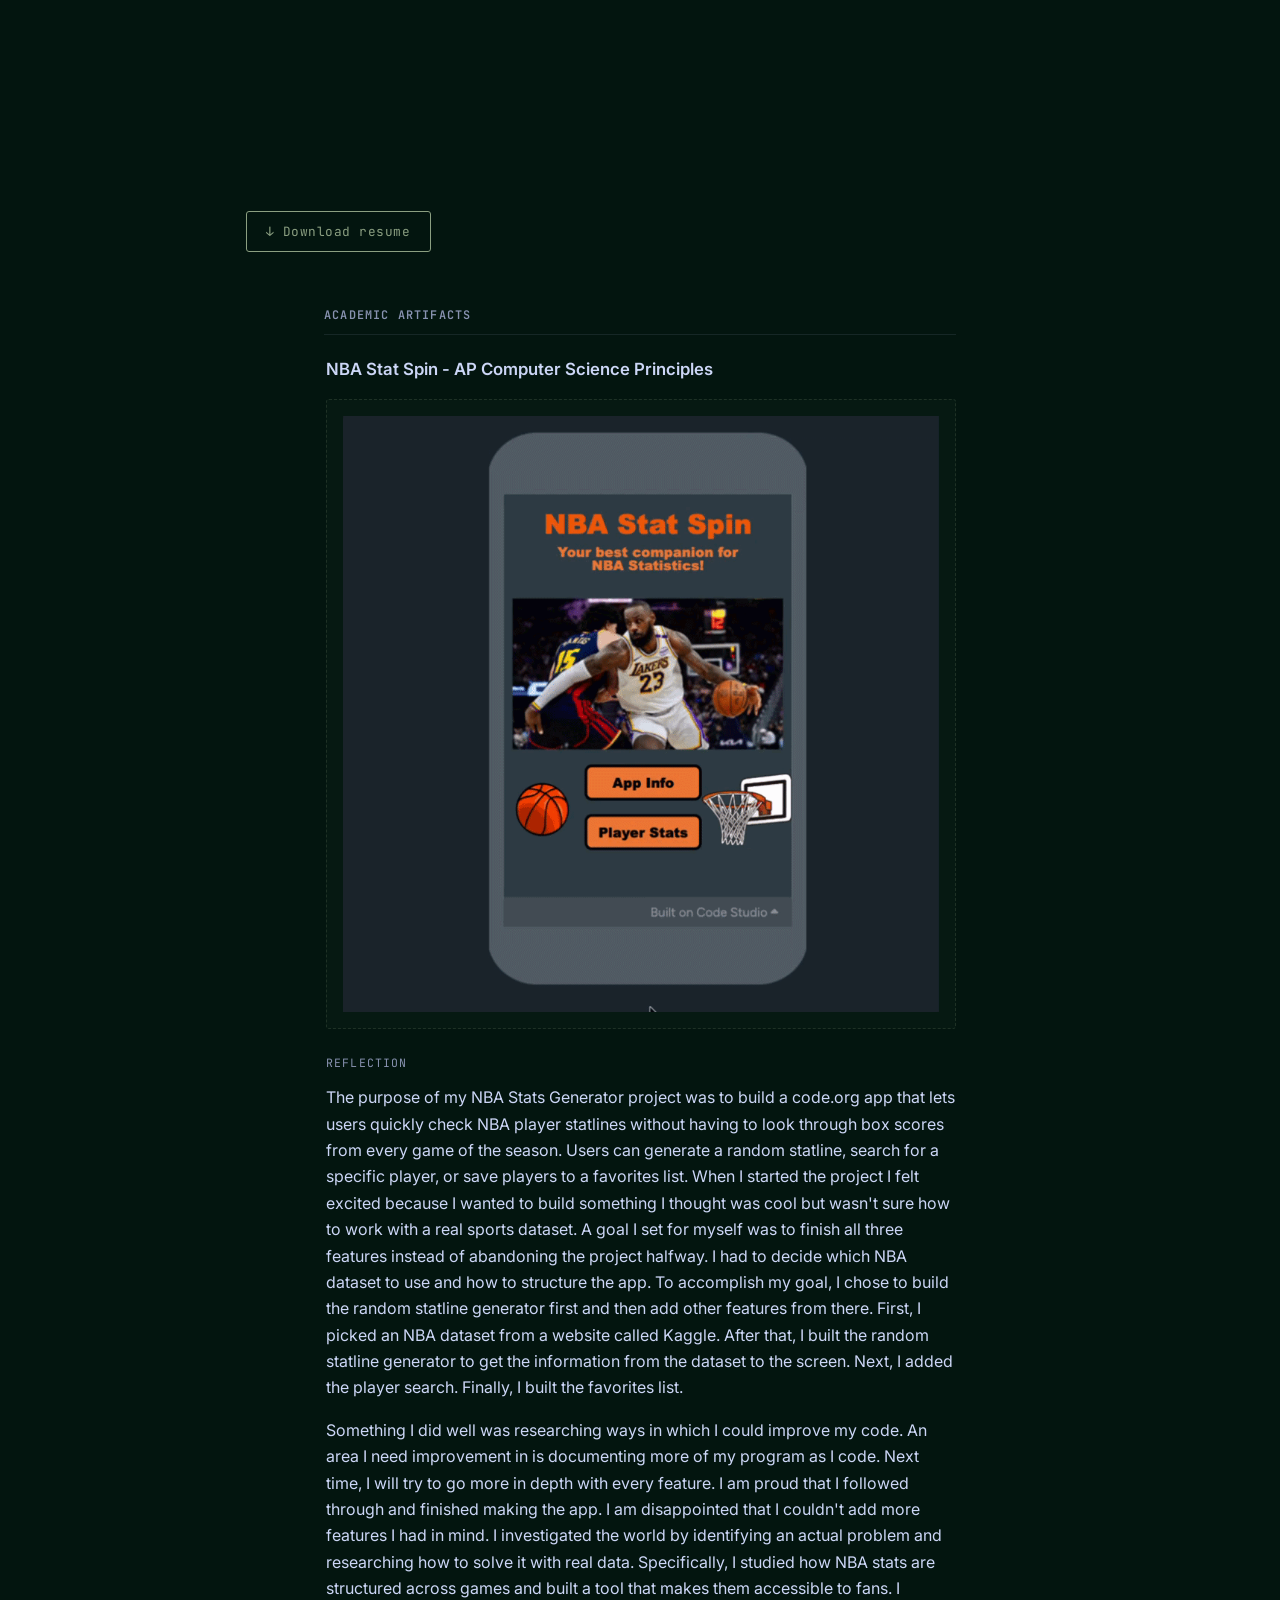
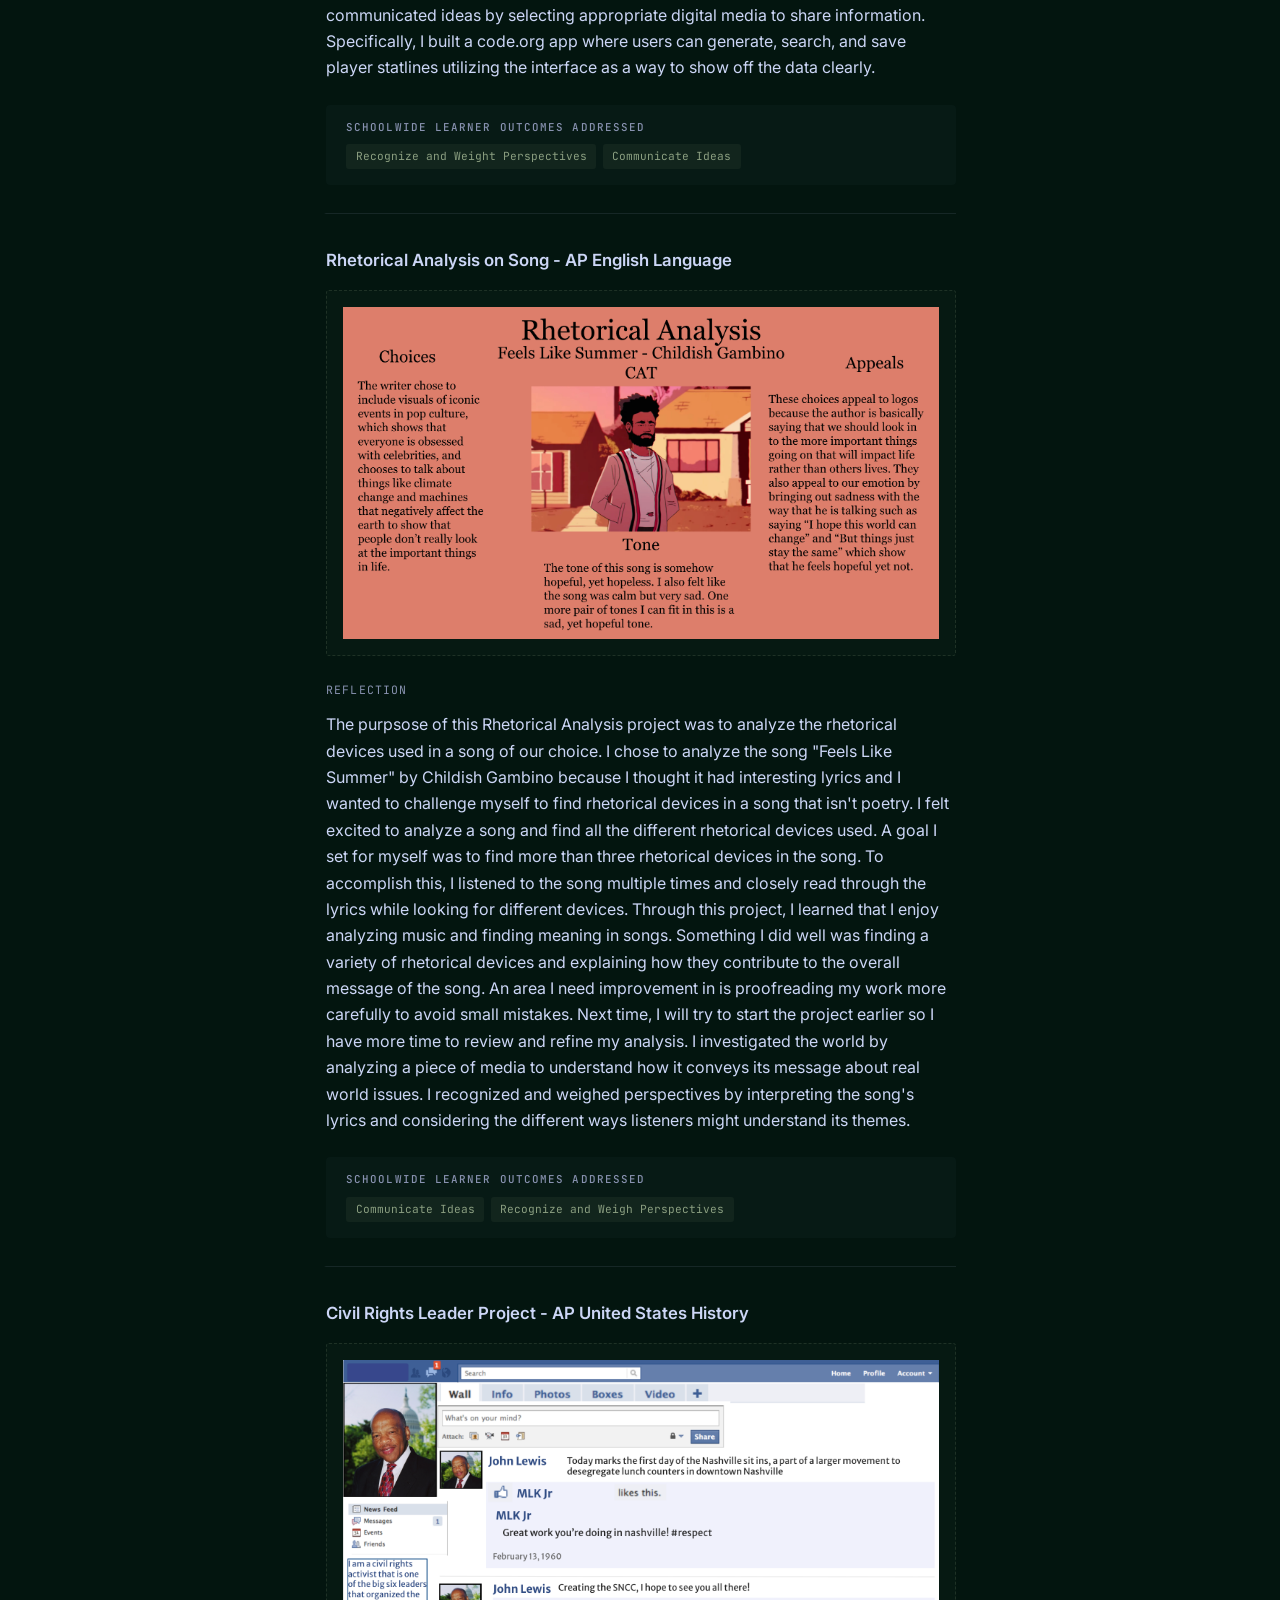
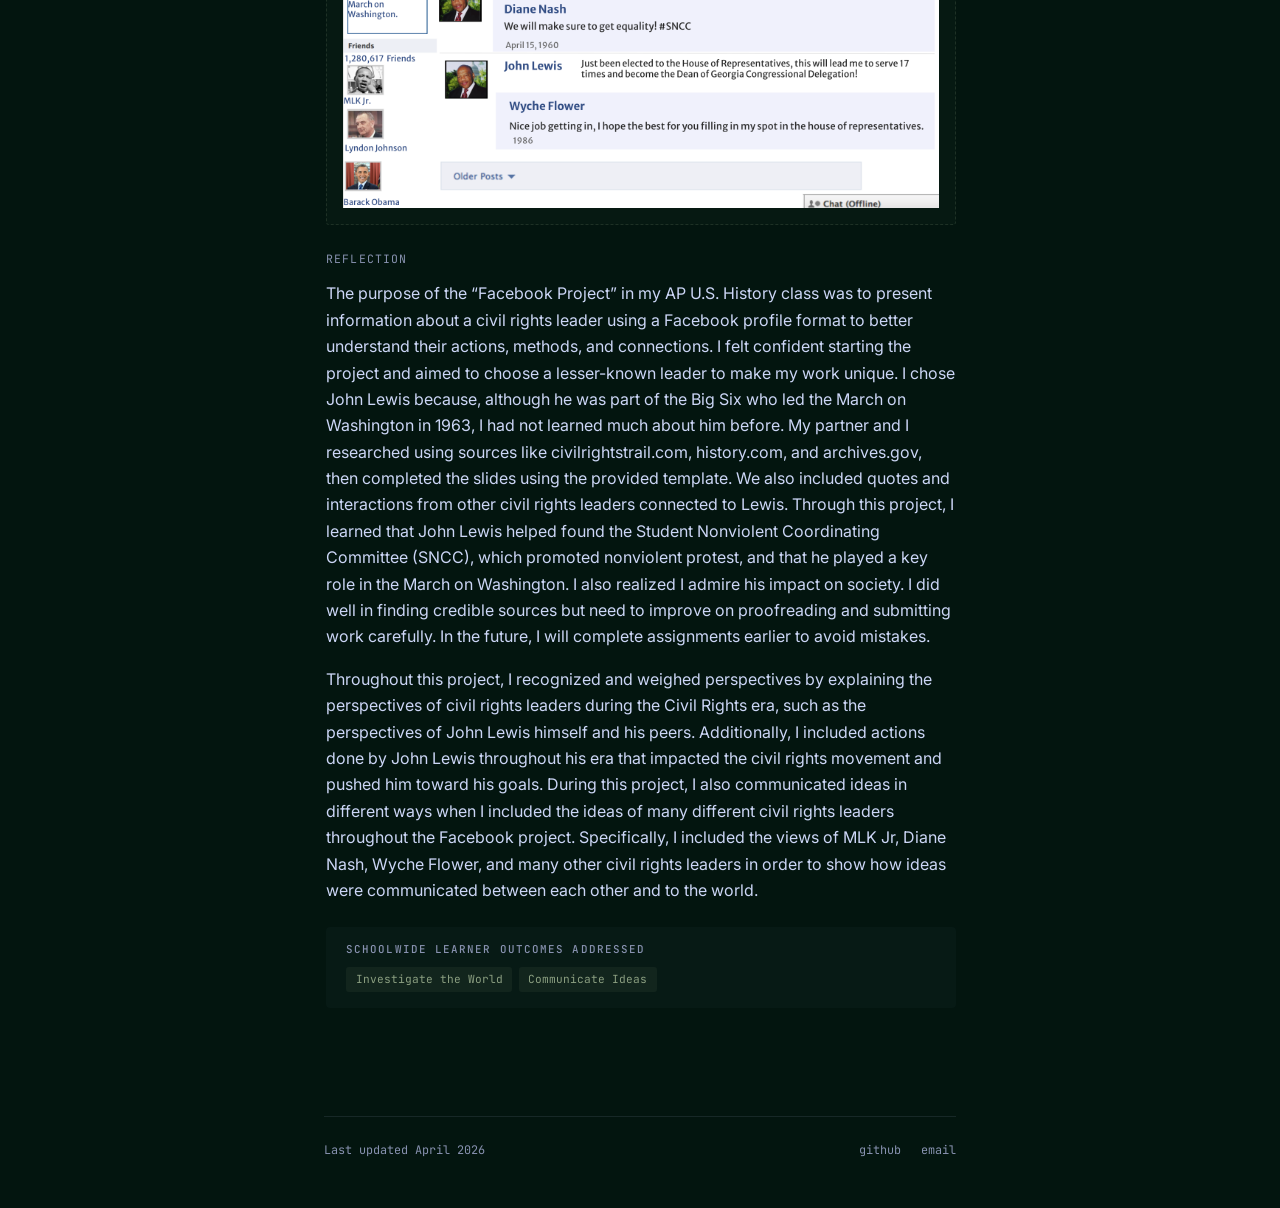
<file: showcase.html>
<!DOCTYPE html>
<html lang="en">
<head>
  <meta charset="UTF-8">
  <meta name="viewport" content="width=device-width, initial-scale=1.0">
  <title>Senior Showcase — Digital Portfolio</title>

  <link rel="preconnect" href="https://fonts.googleapis.com">
  <link rel="preconnect" href="https://fonts.gstatic.com" crossorigin>
  <link href="https://fonts.googleapis.com/css2?family=Inter:wght@400;500;600;700&family=JetBrains+Mono:wght@400;500&display=swap" rel="stylesheet">

  <link rel="stylesheet" href="styles.css">
</head>
<body>

  <!-- NAVIGATION -->
  <header>
    <div class="container">
      <nav class="site-nav" aria-label="Main navigation">
        <ul>
          <li><a href="index.html">home</a></li>
          <li><a href="about.html">about</a></li>
          <li><a href="showcase.html" class="active">showcase</a></li>
          <li><a href="global.html">global</a></li>
            <li><a href="college.html">college</a></li>
          <li><a href="projects.html">projects</a></li>
        </ul>
      </nav>
    </div>
  </header>

  <main>

    <!-- PAGE HEADER -->
    <section class="container">
      <div class="page-header">
        <span class="page-label">Senior Showcase</span>
        <h1>Senior Showcase</h1>
        <p class="page-subtitle">
          My resume and three academic artifacts demonstrating mastery of the Schoolwide Learner Outcomes.
        </p>
      </div>
    </section>

    <!-- RESUME -->
    <section class="container content-section">
      <h2 class="section-title">Resume</h2>
      <p>
        My current resume covering academic, technical, and work experience.
      </p>
    </section>
        <div class="container-wide"style="max-width: 850px; margin-top: 2rem;"">
      <div class="iframe-wrapper iframe-wrapper--resume">
        <iframe src="https://docs.google.com/document/d/e/2PACX-1vRV8hYfs6aUxXhX_GKEREtUZvYk0qu-i9mzQZkislbslCaV2uR0fNSrSX7-qgtWakZc8vNu2uLtzloa/pub?embedded=true"></iframe>
      </div>
            <a href="assets/docs/GiancarloPerez-Resume.pdf" class="download-btn" target="_blank" rel="noopener" style="margin-left: 7px;">
        Download resume
      </a>
    </div>

    <!-- EMBEDDED RESUME (optional — uncomment to show inline)
    <div class="container-wide content-section">
      <div class="iframe-wrapper iframe-wrapper--resume">
        <iframe src="docs/resume.pdf" title="Resume"></iframe>
      </div>
    </div>
    -->

    <!-- ACADEMIC ARTIFACTS -->
    <section class="container content-section">
      <h2 class="section-title">Academic Artifacts</h2>

      <div class="artifact-list">

        <!-- ARTIFACT 1 -->
        <article class="artifact">
          <h3 class="artifact-title">NBA Stat Spin - AP Computer Science Principles</h3>

          <div class="artifact-placeholder">
            <img src="assets/video/nba-stats-app.gif" alt="Screenshot of NBA Stat Spin project" style="width: 100%; height: auto; border-radius: 0px;">
          </div>

          <!-- Or use a PDF link instead of an embed:
          <a href="docs/artifact-1.pdf" class="pdf-link" target="_blank">View the full artifact</a>
          -->

          <div class="artifact-reflection">
            <span class="reflection-label">Reflection</span>
            <p>
              The purpose of my NBA Stats Generator project was to build a code.org app that lets users quickly check NBA player statlines without having to look through box scores from every game of the season. Users can generate a random statline, search for a specific player, or save players to a favorites list. When I started the project I felt excited because I wanted to build something I thought was cool but wasn't sure how to work with a real sports dataset. A goal I set for myself was to finish all three features instead of abandoning the project halfway. I had to decide which NBA dataset to use and how to structure the app. To accomplish my goal, I chose to build the random statline generator first and then add other features from there. First, I picked an NBA dataset from a website called Kaggle. After that, I built the random statline generator to get the information from the dataset to the screen. Next, I added the player search. Finally, I built the favorites list.
            </p>
            <p>
              Something I did well was researching ways in which I could improve my code. An area I need improvement in is documenting more of my program as I code. Next time, I will try to go more in depth with every feature. I am proud that I followed through and finished making the app. I am disappointed that I couldn't add more features I had in mind. I investigated the world by identifying an actual problem and researching how to solve it with real data. Specifically, I studied how NBA stats are structured across games and built a tool that makes them accessible to fans. I communicated ideas by selecting appropriate digital media to share information. Specifically, I built a code.org app where users can generate, search, and save player statlines utilizing the interface as a way to show off the data clearly.
            </p>
          </div>

          <div class="slo-list">
            <h5>Schoolwide Learner Outcomes addressed</h5>
            <ul>
              <li>Recognize and Weight Perspectives</li>
              <li>Communicate Ideas</li>
            </ul>
          </div>
        </article>

        <!-- ARTIFACT 2 -->
        <article class="artifact">
          <h3 class="artifact-title">Rhetorical Analysis on Song - AP English Language</h3>

          <div class="artifact-placeholder">
            <img src="assets/docs/rhet.png" alt="Screenshot of Rhetorical Analysis on Song project" style="width: 100%; height: auto; border-radius: 0px;">
          </div>

          <div class="artifact-reflection">
            <span class="reflection-label">Reflection</span>
            <p>
              The purpsose of this Rhetorical Analysis project was to analyze the rhetorical devices used in a song of our choice. I chose to analyze the song "Feels Like Summer" by Childish Gambino because I thought it had interesting lyrics and I wanted to challenge myself to find rhetorical devices in a song that isn't poetry. I felt excited to analyze a song and find all the different rhetorical devices used. A goal I set for myself was to find more than three rhetorical devices in the song. To accomplish this, I listened to the song multiple times and closely read through the lyrics while looking for different devices. Through this project, I learned that I enjoy analyzing music and finding meaning in songs. Something I did well was finding a variety of rhetorical devices and explaining how they contribute to the overall message of the song. An area I need improvement in is proofreading my work more carefully to avoid small mistakes. Next time, I will try to start the project earlier so I have more time to review and refine my analysis. I investigated the world by analyzing a piece of media to understand how it conveys its message about real world issues. I recognized and weighed perspectives by interpreting the song's lyrics and considering the different ways listeners might understand its themes.
            </p>
            <p>
            </p>
          </div>

          <div class="slo-list">
            <h5>Schoolwide Learner Outcomes addressed</h5>
            <ul>
              <li>Communicate Ideas</li>
              <li>Recognize and Weigh Perspectives</li>
            </ul>
          </div>
        </article>

        <!-- ARTIFACT 3 -->
        <article class="artifact">
          <h3 class="artifact-title">Civil Rights Leader Project - AP United States History</h3>

          <div class="artifact-placeholder">
            <img src="assets/docs/apush-facebook.png" alt="Screenshot of Civil Rights Leader Project" style="width: 100%; height: auto; border-radius: 0px;">

          </div>

          <div class="artifact-reflection">
            <span class="reflection-label">Reflection</span>
            <p>
              The purpose of the “Facebook Project” in my AP U.S. History class was to present information about a civil rights leader using a Facebook profile format to better understand their actions, methods, and connections. I felt confident starting the project and aimed to choose a lesser-known leader to make my work unique.

              I chose John Lewis because, although he was part of the Big Six who led the March on Washington in 1963, I had not learned much about him before. My partner and I researched using sources like civilrightstrail.com, history.com, and archives.gov, then completed the slides using the provided template. We also included quotes and interactions from other civil rights leaders connected to Lewis.

              Through this project, I learned that John Lewis helped found the Student Nonviolent Coordinating Committee (SNCC), which promoted nonviolent protest, and that he played a key role in the March on Washington. I also realized I admire his impact on society. I did well in finding credible sources but need to improve on proofreading and submitting work carefully. In the future, I will complete assignments earlier to avoid mistakes.
            </p>
            <p>
              Throughout this project, I recognized and weighed perspectives by explaining the perspectives of civil rights leaders during the Civil Rights era, such as the perspectives of John Lewis himself and his peers. Additionally, I included actions done by John Lewis throughout his era that impacted the civil rights movement and pushed him toward his goals. During this project, I also communicated ideas in different ways when I included the ideas of many different civil rights leaders throughout the Facebook project. Specifically, I included the views of MLK Jr, Diane Nash, Wyche Flower, and many other civil rights leaders in order to show how ideas were communicated between each other and to the world.
            </p>
          </div>

          <div class="slo-list">
            <h5>Schoolwide Learner Outcomes addressed</h5>
            <ul>
              <li>Investigate the World</li>
              <li>Communicate Ideas</li>
            </ul>
          </div>
        </article>

      </div>
    </section>

  </main>

  <!-- FOOTER -->
  <footer>
    <div class="container">
      <div class="site-footer">
        <span class="footer-date">Last updated April 2026</span>
        <div class="footer-links">
          <a href="https://github.com/giancarloperez-cs">github</a>
          <a href="mailto:giancarloperez.cs@gmail.com">email</a>
        </div>
      </div>
    </div>
  </footer>

</body>
</html>
</file>
<file: styles.css>
/* ================================================================
   DIGITAL PORTFOLIO — styles.css
   One stylesheet shared across all pages. Edit CSS variables in
   section 1 to retheme the entire site from a single place.

   ARCHITECTURE NOTE:
   The site is full-width by default. Wrap content in .container
   for the narrow editorial column, .container-wide for things
   that need more room (photo grids, embeds), or .container-full
   for true edge-to-edge. Never put max-width on individual
   components — always wrap them in a container instead.
   ================================================================ */


/* ----------------------------------------------------------------
   1. CSS VARIABLES
   These control the entire color palette and layout widths.
   Change a value here and it updates everywhere automatically.
   ---------------------------------------------------------------- */
:root {
  /* Color palette */
  --bg:         #03150f;   /* deep dark green — page background */
  --text:       #ccd6f6;   /* off-white with a blue tint — main body text */
  --text-muted: #8892b0;   /* muted blue-grey — captions, labels, secondary text */
  --accent:     #8b9f81;   /* sage green — links, highlights, active nav */

  /* Layout widths */
  --max-width:       680px;   /* narrow editorial column */
  --max-width-wide: 1100px;   /* wide content like photo grids */

  /* Derived values — adjust to change subtle borders and hover surfaces */
  --border:  rgba(136, 146, 176, 0.15);  /* thin divider lines */
  --surface: rgba(139, 159, 129, 0.04);  /* hover background tint */
}


/* ----------------------------------------------------------------
   2. RESET
   box-sizing: border-box means padding and border count inside
   an element's declared width — much easier to reason about.
   ---------------------------------------------------------------- */
*, *::before, *::after {
  box-sizing: border-box;
  margin: 0;
  padding: 0;
}

html {
  font-size: 16px;
  scroll-behavior: smooth;
}


/* ----------------------------------------------------------------
   3. BODY & BASE TYPOGRAPHY
   ---------------------------------------------------------------- */
body {
  background-color: var(--bg);
  color: var(--text);
  font-family: 'Inter', system-ui, sans-serif;
  font-size: 1rem;
  line-height: 1.65;
  -webkit-font-smoothing: antialiased;
  -moz-osx-font-smoothing: grayscale;
  min-height: 100vh;
  overflow-x: hidden;
  position: relative;
}


/* ----------------------------------------------------------------
   4. HEADINGS
   Tighter line-height than body — large type that double-spaces
   looks unintentional. Heavier weight builds hierarchy.
   ---------------------------------------------------------------- */
h1, h2, h3, h4, h5 {
  line-height: 1.2;
  font-weight: 600;
  color: var(--text);
}

h1 { font-size: 2.5rem;  margin-bottom: 0.5rem; }
h2 { font-size: 1.4rem;  margin-bottom: 1rem; }
h3 { font-size: 1.05rem; margin-bottom: 0.5rem; }
h4 { font-size: 0.9rem;  margin-bottom: 0.4rem; color: var(--text-muted); font-weight: 500; }
h5 {
  font-size: 0.75rem;
  font-weight: 500;
  text-transform: uppercase;
  letter-spacing: 0.09em;
  color: var(--text-muted);
  margin-bottom: 0.5rem;
}


/* ----------------------------------------------------------------
   5. PARAGRAPHS & LISTS
   ---------------------------------------------------------------- */
p {
  color: var(--text);
  margin-bottom: 1rem;
}

p:last-child {
  margin-bottom: 0;
}

ul, ol {
  padding-left: 1.25rem;
  margin-bottom: 1rem;
}

li {
  color: var(--text);
  margin-bottom: 0.3rem;
}


/* ----------------------------------------------------------------
   6. LINKS
   ---------------------------------------------------------------- */
a {
  color: var(--accent);
  text-decoration: none;
  position: relative;
  transition: color 0.2s ease;
}

a::after {
  content: '';
  position: absolute;
  bottom: -2px;
  left: 0;
  width: 0;
  height: 1px;
  background: var(--accent);
  transition: width 0.25s ease;
}

a:hover {
  color: var(--text);
}

a:hover::after {
  width: 100%;
}


/* ----------------------------------------------------------------
   7. MONOSPACE / CODE
   ---------------------------------------------------------------- */
code, .mono {
  font-family: 'JetBrains Mono', 'Courier New', monospace;
  font-size: 0.85em;
}


/* ----------------------------------------------------------------
   8. CONTAINERS — THE LAYOUT SYSTEM
   This is the core of the layout. Every section of every page
   should be wrapped in one of these three containers. Never
   put max-width directly on a component — always wrap it.

   .container       → narrow editorial column (default for prose)
   .container-wide  → wider, for photo grids and embeds
   .container-full  → edge-to-edge with side padding only
   ---------------------------------------------------------------- */
.container {
  max-width: var(--max-width);
  margin-left: auto;
  margin-right: auto;
  padding-left: 1.5rem;
  padding-right: 1.5rem;
}

.container-wide {
  max-width: var(--max-width-wide);
  margin-left: auto;
  margin-right: auto;
  padding-left: 1.5rem;
  padding-right: 1.5rem;
}

.container-full {
  width: 100%;
  padding-left: 1.5rem;
  padding-right: 1.5rem;
}


/* ----------------------------------------------------------------
   9. MAIN CONTENT AREA
   Vertical breathing room. Horizontal padding lives on containers.
   ---------------------------------------------------------------- */
main {
  padding-top: 3rem;
  padding-bottom: 5rem;
}


/* ----------------------------------------------------------------
   10. NAVIGATION
   The nav has no width constraint of its own — it lives inside
   a .container in the HTML, which handles the centering.
   ---------------------------------------------------------------- */
.site-nav {
  padding-top: 2rem;
}

.site-nav ul {
  display: flex;
  flex-wrap: wrap;
  gap: 0.25rem 1.5rem;
  list-style: none;
  padding: 0;
  margin: 0 0 0.5rem;
}

.site-nav a {
  font-family: 'JetBrains Mono', monospace;
  font-size: 0.82rem;
  letter-spacing: 0.02em;
  color: var(--text-muted);
  text-decoration: none;
  position: relative;
  transition: color 0.2s ease;
}

.site-nav a::after {
  content: '';
  position: absolute;
  bottom: -2px;
  left: 0;
  width: 0;
  height: 1px;
  background: var(--accent);
  transition: width 0.25s ease;
}

.site-nav a:hover {
  color: var(--accent);
  text-decoration: none;
}

.site-nav a:hover::after {
  width: 100%;
}

.site-nav a.active {
  color: var(--accent);
}


/* ----------------------------------------------------------------
   11. FOOTER
   Same pattern as the nav — no width constraint here, it's
   wrapped in a .container in the HTML.
   ---------------------------------------------------------------- */
.site-footer {
  display: flex;
  justify-content: space-between;
  align-items: center;
  flex-wrap: wrap;
  gap: 0.75rem;
  padding: 1.5rem 0 3rem;
  border-top: 1px solid var(--border);
}

.footer-date {
  font-family: 'JetBrains Mono', monospace;
  font-size: 0.74rem;
  color: var(--text-muted);
}

.footer-links {
  display: flex;
  gap: 1.25rem;
}

.footer-links a {
  font-family: 'JetBrains Mono', monospace;
  font-size: 0.74rem;
  color: var(--text-muted);
  text-decoration: none;
  position: relative;
  transition: color 0.2s ease;
}

.footer-links a::after {
  content: '';
  position: absolute;
  bottom: -2px;
  left: 0;
  width: 0;
  height: 1px;
  background: var(--accent);
  transition: width 0.2s ease;
}

.footer-links a:hover {
  color: var(--accent);
  text-decoration: none;
}

.footer-links a:hover::after {
  width: 100%;
}


/* ----------------------------------------------------------------
   12. PAGE HEADER
   The top block on interior pages. No max-width — it's wrapped
   in a .container in the HTML.
   ---------------------------------------------------------------- */
.page-header {
  margin-bottom: 3rem;
  padding-bottom: 2rem;
  border-bottom: 1px solid var(--border);
}

.page-label {
  display: block;
  font-family: 'JetBrains Mono', monospace;
  font-size: 0.74rem;
  text-transform: uppercase;
  letter-spacing: 0.1em;
  color: var(--accent);
  margin-bottom: 0.5rem;
}

.page-header h1 {
  font-size: 2.25rem;
  margin-bottom: 0.5rem;
}

.page-subtitle {
  color: var(--text-muted);
  font-size: 0.95rem;
  line-height: 1.6;
  margin: 0;
}


/* ----------------------------------------------------------------
   13. CONTENT SECTIONS
   Each major section uses class="content-section" for vertical
   spacing. The section-title is a small mono label with a thin
   bottom border above the section's content.
   ---------------------------------------------------------------- */
.content-section {
  margin-top: 3.5rem;
}

.page-header + .content-section,
.container.page-header + .content-section,
.container.page-header + .container .content-section {
  margin-top: 0;
}

.section-title {
  font-family: 'JetBrains Mono', monospace;
  font-size: 0.74rem;
  text-transform: uppercase;
  letter-spacing: 0.1em;
  color: var(--text-muted);
  margin-bottom: 1.5rem;
  padding-bottom: 0.75rem;
  border-bottom: 1px solid var(--border);
}


/* ----------------------------------------------------------------
   14. HERO — HOME PAGE
   ---------------------------------------------------------------- */
.hero {
  margin-bottom: 0.5rem;
}

.hero h1 {
  font-size: 3rem;
  font-weight: 700;
  color: var(--text);
  letter-spacing: -0.02em;
  margin-bottom: 0.5rem;
}

.hero .tagline {
  font-family: 'JetBrains Mono', monospace;
  font-size: 0.88rem;
  color: var(--accent);
  letter-spacing: 0.02em;
  margin-bottom: 1.75rem;
}

.hero .intro {
  color: var(--text-muted);
  font-size: 1.05rem;
  line-height: 1.7;
  margin: 0;
}


/* ----------------------------------------------------------------
   15. PHOTO GRID
   Lives inside a .container-wide. No width math here —
   the parent container handles centering and sizing.
   ---------------------------------------------------------------- */
.photo-grid {
  display: grid;
  grid-template-columns: repeat(3, 1fr);
  gap: 0.65rem;
  margin-top: 1.25rem;
}

.photo-grid img,
.photo-grid video {
  width: 100%;
  aspect-ratio: 4 / 3;
  object-fit: cover;
  border-radius: 3px;
  display: block;
  transition: transform 0.25s ease, filter 0.25s ease;
}

.photo-grid img:hover,
.photo-grid video:hover {
  transform: scale(1.02);
  filter: brightness(1.08);
}

.photo-placeholder {
  aspect-ratio: 4 / 3;
  background-color: rgba(139, 159, 129, 0.05);
  border: 1px dashed rgba(139, 159, 129, 0.22);
  border-radius: 3px;
  display: flex;
  align-items: center;
  justify-content: center;
  font-family: 'JetBrains Mono', monospace;
  font-size: 0.7rem;
  color: var(--accent);
  opacity: 0.6;
  user-select: none;
}


/* ----------------------------------------------------------------
   16. IFRAME WRAPPER
   For embedded PDFs (resume, personal narrative). Lives inside
   a .container-wide so it doesn't fight for space.
   ---------------------------------------------------------------- */
.iframe-wrapper iframe {
  display: block;
  width: 100%;
  min-height: 90vh;
  border: 0;
  border-radius: 3px;
}

.iframe-wrapper--resume iframe {
  min-height: 150vh;
}


/* ----------------------------------------------------------------
   17. QUICKLINKS — HOME PAGE
   ---------------------------------------------------------------- */
.quicklinks {
  list-style: none;
  padding: 0;
  margin-top: 1rem;
}

.quicklinks li {
  position: relative;
  padding-left: 1.25rem;
  margin-bottom: 0.65rem;
}

.quicklinks li::before {
  content: '→';
  position: absolute;
  left: 0;
  color: var(--accent);
  font-size: 0.85rem;
  line-height: 1.65;
}

.quicklinks a {
  color: var(--text);
  font-weight: 500;
  font-size: 0.95rem;
  transition: color 0.2s ease;
}

.quicklinks a:hover {
  color: var(--accent);
  text-decoration: none;
}

.quicklinks .link-desc {
  color: var(--text-muted);
  font-size: 0.85rem;
  font-weight: 400;
  margin-left: 0.3rem;
}


/* ----------------------------------------------------------------
   18. ARTIFACT SECTIONS — SHOWCASE & GLOBAL PAGES
   ---------------------------------------------------------------- */
.artifact-list {
  margin-top: 1rem;
}

.artifact {
  padding: 2.25rem 0 1.75rem 0;
  border-top: 1px solid var(--border);
  border-left: 2px solid transparent;
  transition: border-left-color 0.25s ease, padding-left 0.25s ease, background 0.25s ease;
}

.artifact-list > .artifact:first-child {
  border-top: none;
  padding-top: 0;
}

.artifact:hover {
  border-left-color: var(--accent);
  padding-left: 0.75rem;
  background: var(--surface);
}

.artifact-title {
  font-size: 1.05rem;
  font-weight: 600;
  color: var(--text);
  margin-bottom: 1.25rem;
}

.artifact-placeholder {
  width: 100%;
  aspect-ratio: 16 / 9;
  background: rgba(139, 159, 129, 0.03);
  border: 1px dashed rgba(139, 159, 129, 0.18);
  border-radius: 3px;
  display: flex;
  align-items: center;
  justify-content: center;
  font-family: 'JetBrains Mono', monospace;
  font-size: 0.74rem;
  color: var(--text-muted);
  padding: 1rem;
  margin-bottom: 1.5rem;
  text-align: center;
  line-height: 1.6;
}

.artifact-reflection {
  margin-bottom: 1.5rem;
}

.reflection-label {
  display: block;
  font-family: 'JetBrains Mono', monospace;
  font-size: 0.72rem;
  text-transform: uppercase;
  letter-spacing: 0.1em;
  color: var(--text-muted);
  margin-bottom: 0.75rem;
}


/* ----------------------------------------------------------------
   19. SLO LIST
   ---------------------------------------------------------------- */
.slo-list {
  margin-top: 1.25rem;
  padding: 1rem 1.25rem;
  background: rgba(136, 146, 176, 0.04);
  border-radius: 4px;
}

.slo-list h5 {
  font-family: 'JetBrains Mono', monospace;
  font-size: 0.68rem;
  text-transform: uppercase;
  letter-spacing: 0.1em;
  color: var(--text-muted);
  margin-bottom: 0.65rem;
}

.slo-list ul {
  list-style: none;
  padding: 0;
  margin: 0;
  display: flex;
  flex-wrap: wrap;
  gap: 0.4rem;
}

.slo-list li {
  font-family: 'JetBrains Mono', monospace;
  font-size: 0.7rem;
  color: var(--accent);
  background: rgba(139, 159, 129, 0.08);
  padding: 0.2rem 0.6rem;
  border-radius: 3px;
  margin: 0;
}


/* ----------------------------------------------------------------
   20. RESUME DOWNLOAD BUTTON
   ---------------------------------------------------------------- */
.download-btn {
  display: inline-flex;
  align-items: center;
  gap: 0.5rem;
  margin-top: 1rem;
  padding: 0.55rem 1.2rem;
  border: 1px solid var(--accent);
  color: var(--accent);
  font-family: 'JetBrains Mono', monospace;
  font-size: 0.8rem;
  letter-spacing: 0.04em;
  border-radius: 3px;
  text-decoration: none;
  transition: all 0.25s ease;
  background: transparent;
}

.download-btn:hover {
  background: rgba(139, 159, 129, 0.12);
  transform: translateY(-2px);
  text-decoration: none;
}

.download-btn::before {
  content: '↓';
}


/* ----------------------------------------------------------------
   21. PDF LINK HELPER
   ---------------------------------------------------------------- */
.pdf-link {
  display: inline-flex;
  align-items: center;
  gap: 0.35rem;
  margin-top: 0.5rem;
  font-family: 'JetBrains Mono', monospace;
  font-size: 0.82rem;
  color: var(--accent);
}

.pdf-link::before {
  content: '↗';
  font-size: 0.9em;
}


/* ----------------------------------------------------------------
   22. PROJECT CARDS — PROJECTS PAGE
   ---------------------------------------------------------------- */
.project-list {
  margin-top: 1.25rem;
}

.project-card {
  padding: 1.5rem 0 1.5rem 0;
  border-top: 1px solid var(--border);
  border-left: 2px solid transparent;
  transition: border-left-color 0.25s ease, padding-left 0.25s ease, background 0.25s ease;
}

.project-card:last-child {
  border-bottom: 1px solid var(--border);
}

.project-card:hover {
  border-left-color: var(--accent);
  padding-left: 0.75rem;
  background: var(--surface);
}

.project-header {
  display: flex;
  justify-content: space-between;
  align-items: baseline;
  gap: 1rem;
  margin-bottom: 0.35rem;
}

.project-name {
  font-size: 1rem;
  font-weight: 600;
  color: var(--text);
  margin: 0;
  line-height: 1.3;
}

.project-link {
  font-family: 'JetBrains Mono', monospace;
  font-size: 0.76rem;
  color: var(--text-muted);
  text-decoration: none;
  flex-shrink: 0;
  transition: color 0.15s ease;
}

.project-link:hover {
  color: var(--accent);
  text-decoration: none;
}

.project-description {
  color: var(--text-muted);
  font-size: 0.9rem;
  line-height: 1.55;
  margin: 0 0 0.85rem;
}


/* ----------------------------------------------------------------
   23. TECH TAGS & STATUS BADGE
   ---------------------------------------------------------------- */
.project-tags {
  display: flex;
  flex-wrap: wrap;
  gap: 0.4rem;
  align-items: center;
}

.tag {
  font-family: 'JetBrains Mono', monospace;
  font-size: 0.68rem;
  color: var(--accent);
  background: rgba(139, 159, 129, 0.08);
  padding: 0.15rem 0.5rem;
  border-radius: 3px;
  letter-spacing: 0.02em;
}

.status-badge {
  font-family: 'JetBrains Mono', monospace;
  font-size: 0.68rem;
  color: var(--text-muted);
  background: rgba(136, 146, 176, 0.1);
  border: 1px solid rgba(136, 146, 176, 0.2);
  padding: 0.15rem 0.5rem;
  border-radius: 3px;
  letter-spacing: 0.02em;
  flex-shrink: 0;
}


/* ----------------------------------------------------------------
   24. COLLEGE LIST — GLOBAL PAGE
   ---------------------------------------------------------------- */
.college-list {
  list-style: none;
  padding: 0;
  margin: 1rem 0;
}

.college-list li {
  display: flex;
  align-items: baseline;
  gap: 1rem;
  padding: 0.5rem 0;
  border-bottom: 1px solid var(--border);
  font-size: 0.92rem;
  margin: 0;
  color: var(--text);
}

.college-list li:last-child {
  border-bottom: none;
}

.college-category {
  font-family: 'JetBrains Mono', monospace;
  font-size: 0.68rem;
  text-transform: uppercase;
  letter-spacing: 0.07em;
  color: var(--text-muted);
  width: 54px;
  flex-shrink: 0;
}


/* ----------------------------------------------------------------
   26. ALBUM SHELVES — INDEX ONLY
   Fixed sidebars flanking the content on wide screens.
   ---------------------------------------------------------------- */
/* ----------------------------------------------------------------
   ALBUM SHELVES — homepage only
   Fixed to the sides of the page, spread down the full height.
   Only visible on wide screens (1200px+).
   ---------------------------------------------------------------- */
body {
  position: relative;
}

.shelf {
  display: none;
  position: absolute;
  top: -10%;
  height: 100%;
  flex-direction: column;
  align-items: center;
  justify-content: space-evenly;
  padding: 4rem 0;
  z-index: 50;
  opacity: 0.5;
  transition: opacity 0.3s ease;
}

.shelf:hover {
  opacity: 0.85;
}

.shelf-left {
  left: 60px;
}

.shelf-right {
  right: 60px;
}

.shelf-label {
  writing-mode: vertical-lr;
  font-family: 'JetBrains Mono', monospace;
  font-size: 0.6rem;
  text-transform: uppercase;
  letter-spacing: 0.1em;
  color: var(--text-muted);
  user-select: none;
}

.shelf-item {
  width: 100px;
  height: 100px;
  border-radius: 3px;
  overflow: hidden;
  cursor: pointer;
  transition: transform 0.2s ease, box-shadow 0.2s ease;
}

.shelf-item:hover {
  transform: scale(1.12);
  box-shadow: 0 0 12px rgba(139, 159, 129, 0.25);
}

.shelf-item img {
  width: 100%;
  height: 100%;
  object-fit: cover;
  display: block;
}

.shelf-placeholder {
  width: 100%;
  height: 100%;
  background: var(--border);
}

@media (min-width: 1200px) {
  .shelf {
    display: flex;
  }
}


/* ----------------------------------------------------------------
   27. RESPONSIVE STYLES
   ---------------------------------------------------------------- */
@media (max-width: 600px) {
  .container,
  .container-wide,
  .container-full {
    padding-left: 1rem;
    padding-right: 1rem;
  }

  main {
    padding-top: 2rem;
    padding-bottom: 3.5rem;
  }

  .hero h1 {
    font-size: 2.25rem;
  }

  .photo-grid {
    grid-template-columns: repeat(2, 1fr);
  }

  .site-footer {
    flex-direction: column;
    align-items: flex-start;
  }

  .project-header {
    flex-direction: column;
    align-items: flex-start;
    gap: 0.2rem;
  }

  .project-card:hover,
  .artifact:hover {
    padding-left: 0.5rem;
  }

  .page-header h1 {
    font-size: 1.9rem;
  }
}
/* ----------------------------------------------------------------
   25. PRESENTATION LAUNCHER — PROJECTS PAGE
   ---------------------------------------------------------------- */
.launcher-group {
  margin-bottom: 2rem;
}

.launcher-group-label {
  display: block;
  font-family: 'JetBrains Mono', monospace;
  font-size: 0.68rem;
  text-transform: uppercase;
  letter-spacing: 0.1em;
  color: var(--text-muted);
  margin-bottom: 0.75rem;
}

.launcher-grid {
  display: grid;
  grid-template-columns: repeat(2, 1fr);
  gap: 0.65rem;
}

.launcher-card {
  position: relative;
  display: flex;
  flex-direction: column;
  gap: 0.25rem;
  padding: 1.1rem 1.25rem 1rem;
  border: 1px solid var(--border);
  border-radius: 4px;
  background: rgba(139, 159, 129, 0.03);
  cursor: pointer;
  transition: border-color 0.2s ease, background 0.2s ease, box-shadow 0.2s ease, transform 0.15s ease;
}

.launcher-card:hover {
  border-color: var(--accent);
  background: rgba(139, 159, 129, 0.08);
  box-shadow: 0 0 20px rgba(139, 159, 129, 0.1);
  transform: translateY(-2px);
  text-decoration: none;
}

.launcher-card::after {
  display: none;
}

.launcher-card--live {
  border-color: rgba(139, 159, 129, 0.25);
}

.launcher-key {
  font-family: 'JetBrains Mono', monospace;
  font-size: 0.62rem;
  color: var(--text-muted);
  background: rgba(136, 146, 176, 0.1);
  border: 1px solid rgba(136, 146, 176, 0.18);
  padding: 0.1rem 0.4rem;
  border-radius: 3px;
  align-self: flex-start;
  margin-bottom: 0.35rem;
}

.launcher-title {
  font-size: 0.95rem;
  font-weight: 600;
  color: var(--text);
  line-height: 1.3;
}

.launcher-desc {
  font-family: 'JetBrains Mono', monospace;
  font-size: 0.7rem;
  color: var(--text-muted);
  line-height: 1.4;
}

.launcher-arrow {
  margin-top: 0.65rem;
  font-size: 0.85rem;
  color: var(--accent);
  opacity: 0;
  transform: translateX(-4px);
  transition: opacity 0.2s ease, transform 0.2s ease;
}

.launcher-card:hover .launcher-arrow {
  opacity: 1;
  transform: translateX(0);
}

@media (max-width: 600px) {
  .launcher-grid {
    grid-template-columns: 1fr;
  }
}


::selection {
  background: rgba(139, 159, 129, 0.3);
  color: var(--text);
}
@view-transition {
  navigation: auto;
}
.site-nav a.active::after {
  width: 100%;
}
.hero, .content-section, .page-header {
  opacity: 0;
  transform: translateY(15px);
  animation: fadeUp 0.5s ease forwards;
}

.hero { animation-delay: 0.1s; }
.content-section:nth-of-type(1) { animation-delay: 0.2s; }
.content-section:nth-of-type(2) { animation-delay: 0.3s; }
.content-section:nth-of-type(3) { animation-delay: 0.4s; }
.content-section:nth-of-type(4) { animation-delay: 0.5s; }

@keyframes fadeUp {
  to {
    opacity: 1;
    transform: translateY(0);
  }
}
.hero h1 {
  font-size: 3rem;
  font-weight: 700;
  color: var(--text);
  letter-spacing: -0.02em;
  margin-bottom: 0.5rem;
  overflow: hidden;
  white-space: nowrap;
  width: 0;
  animation: typing 1.2s steps(16) 0.3s forwards;
  border-right: 2px solid var(--accent);
}

@keyframes typing {
  to { width: 60%; }
}
.photo-grid img,
.photo-grid video {
  width: 100%;
  aspect-ratio: 4 / 3;
  object-fit: cover;
  border-radius: 3px;
  display: block;
  transition: transform 0.2s ease, filter 0.25s ease;
}
@keyframes trailFade {
  to {
    opacity: 0;
    transform: translate(-50%, -50%) scale(0);
  }
}

.cursor-trail {
  animation: trailFade 0.4s ease forwards;
}

@media (pointer: coarse) {
  .cursor-trail { display: none; }
}
</file>
